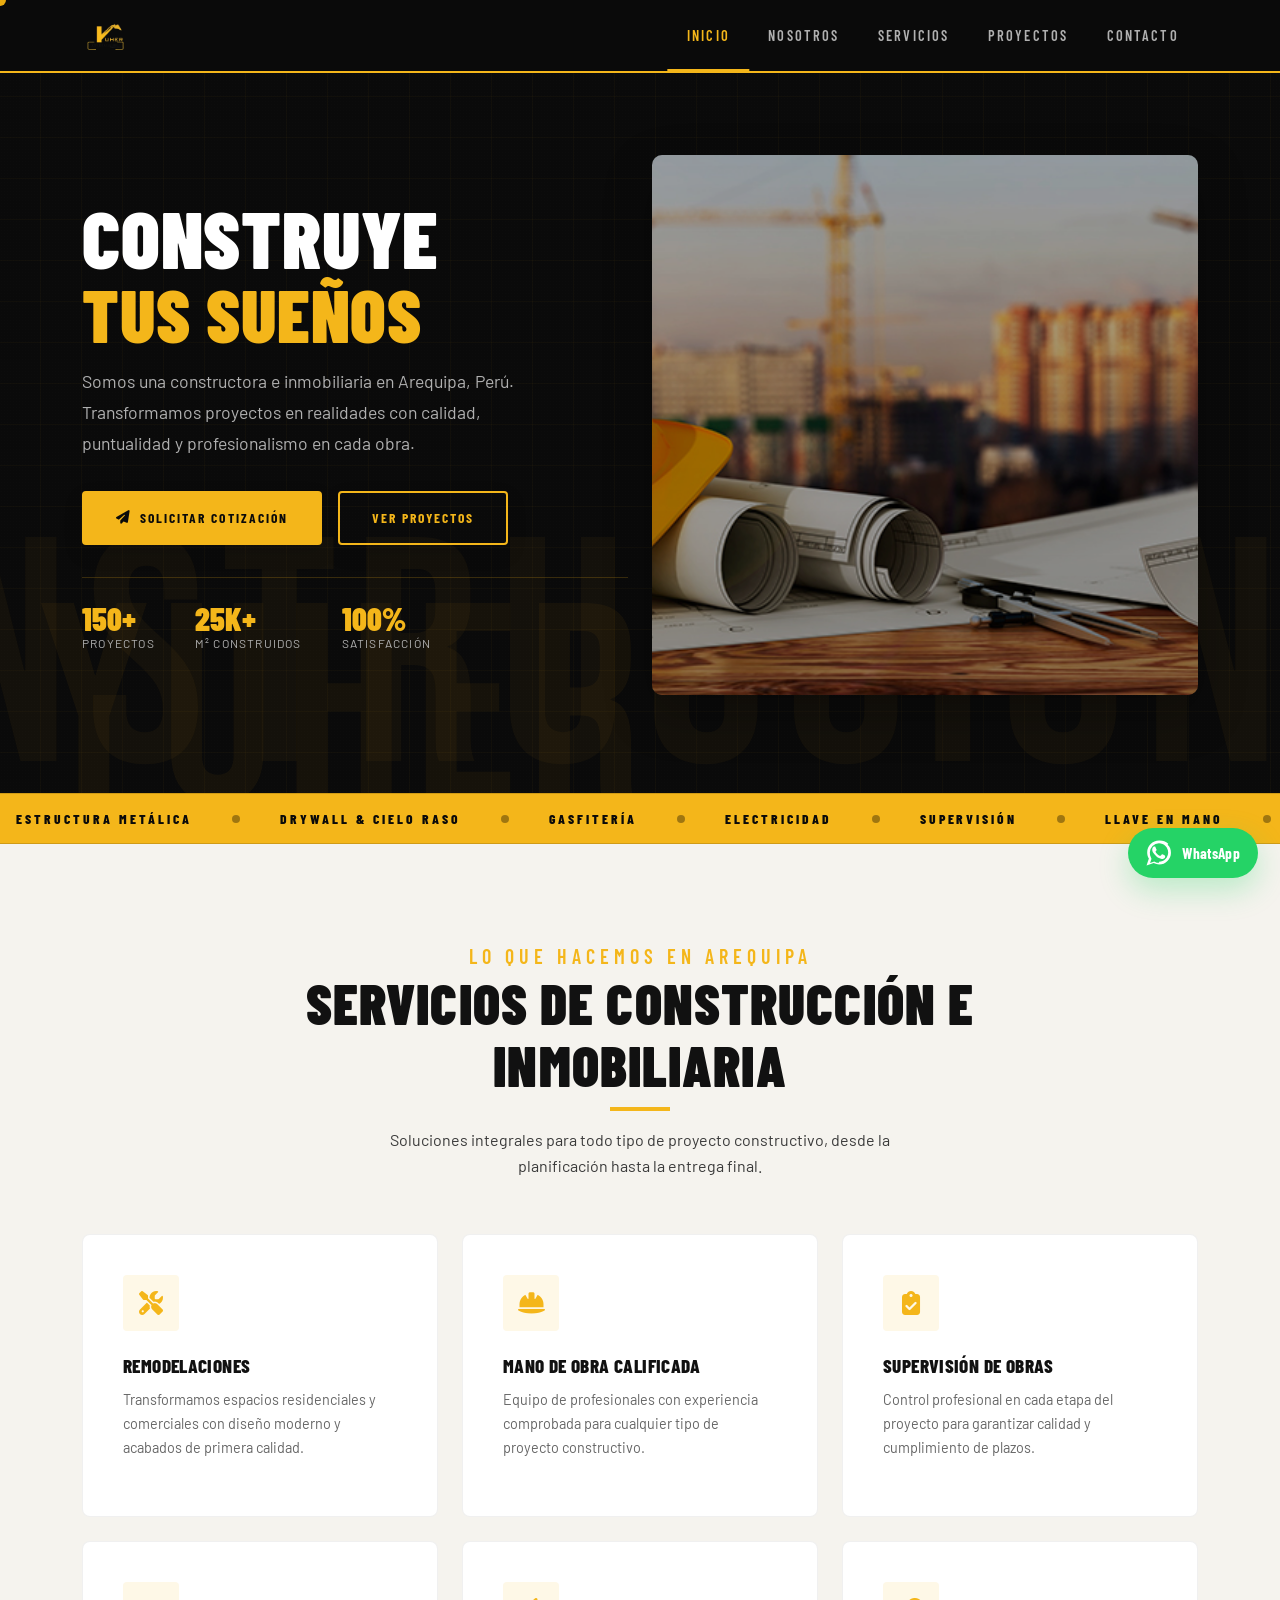
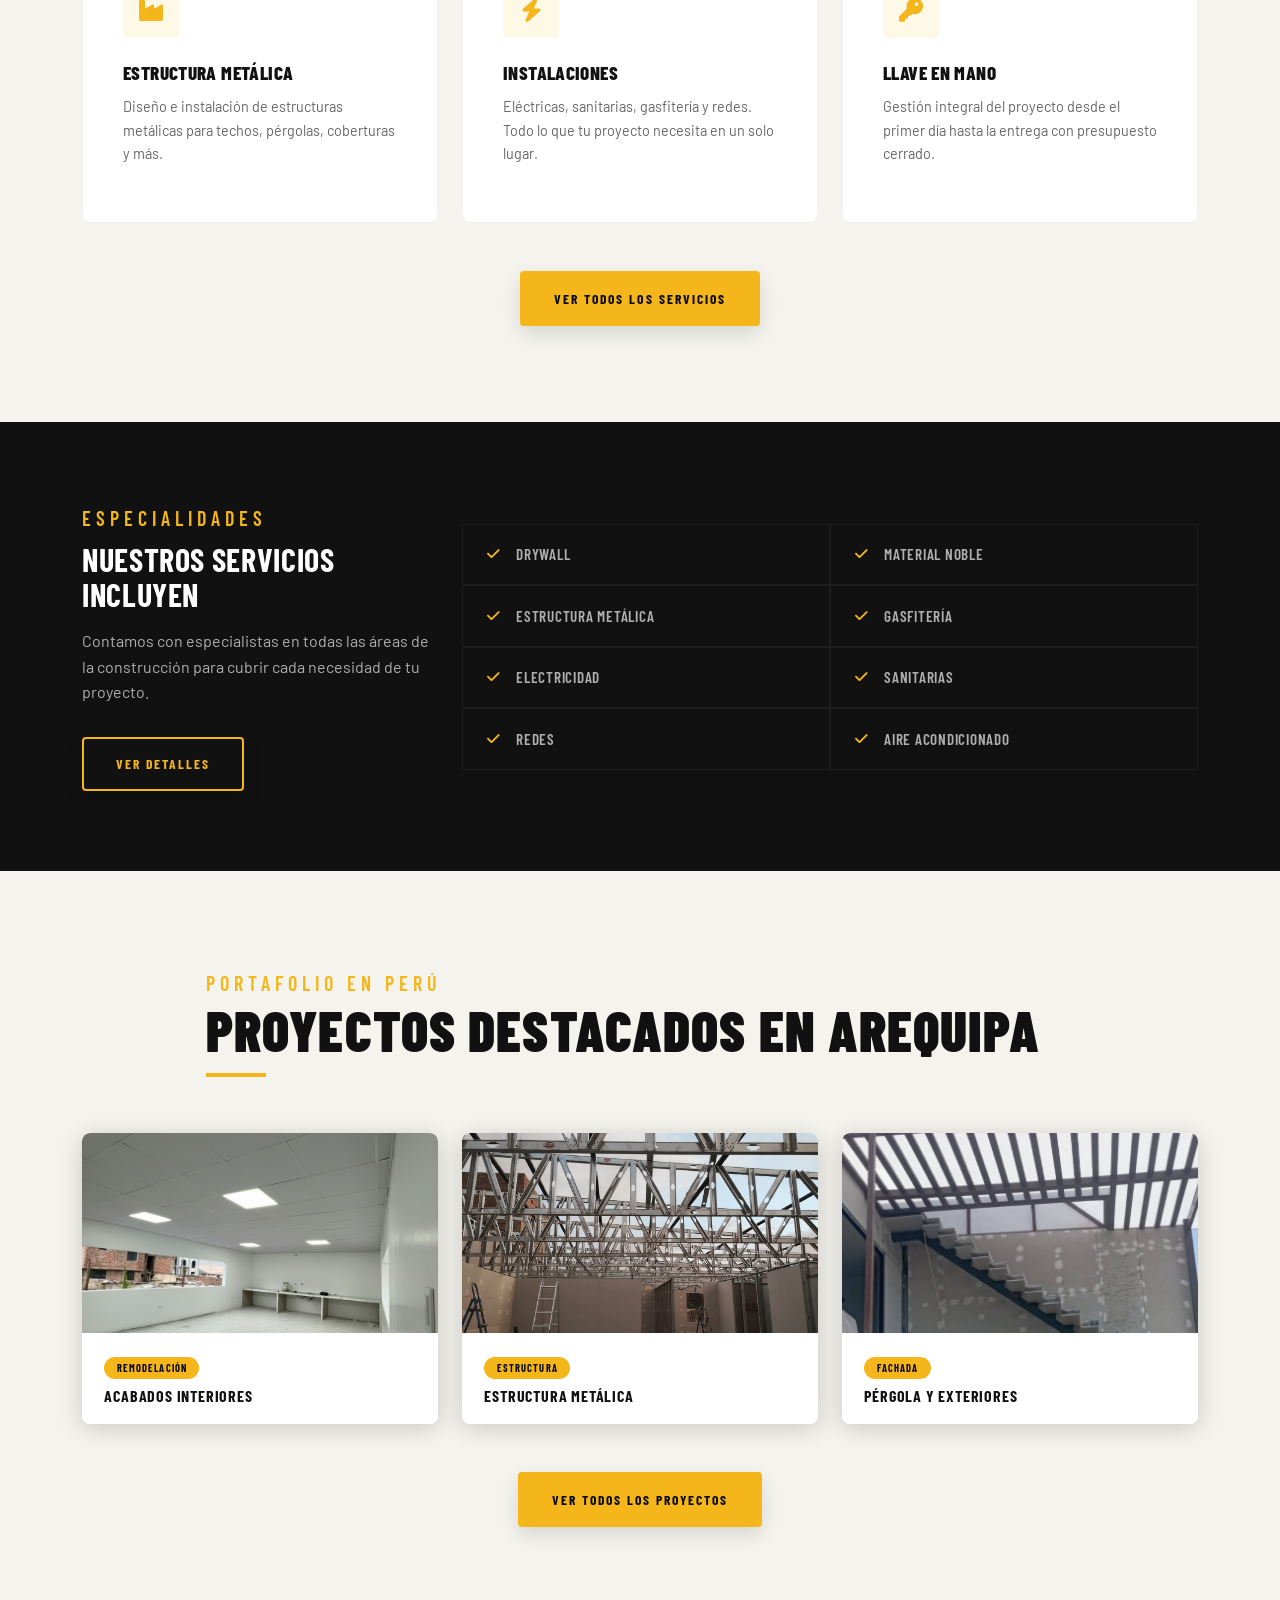
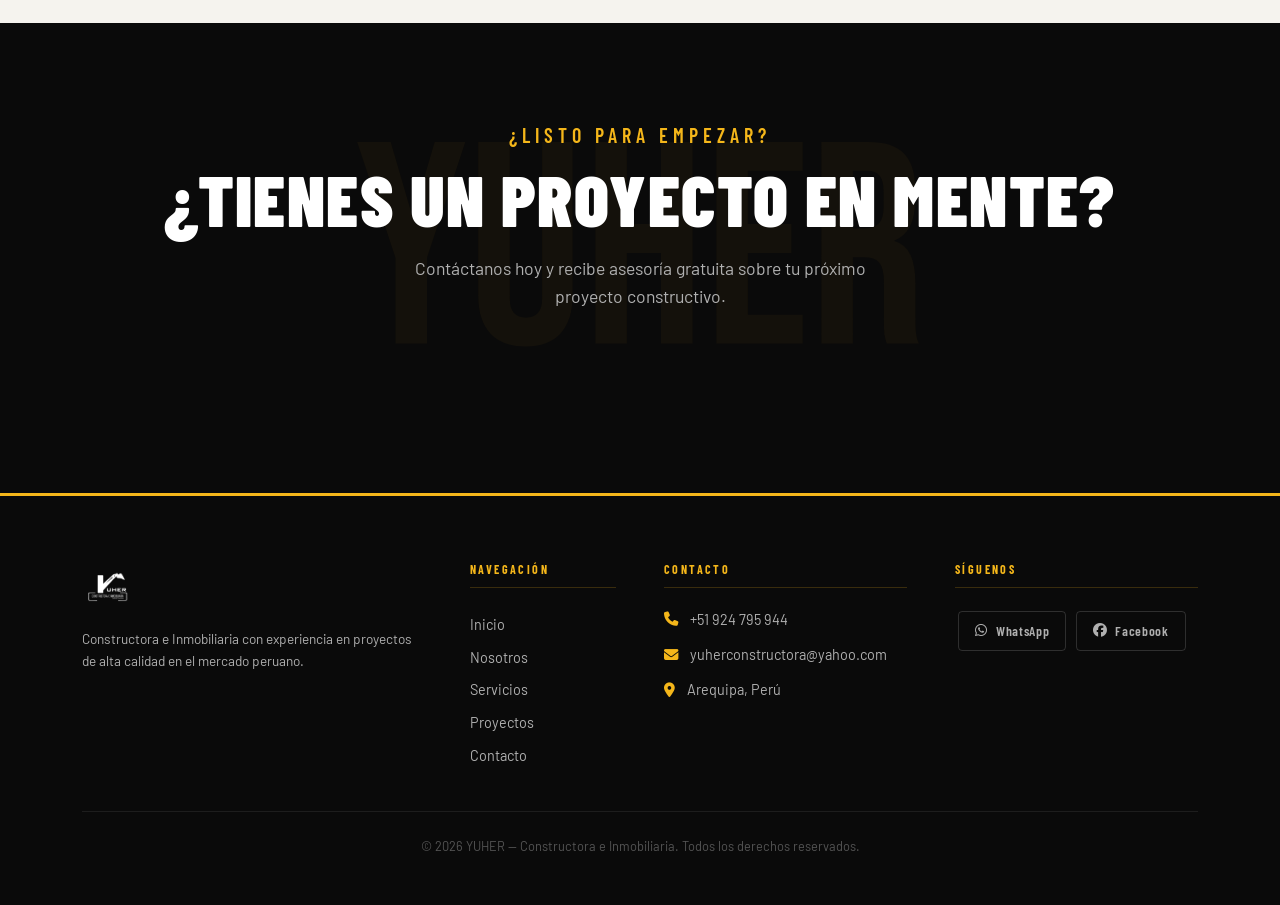
<file: index.html>
<!DOCTYPE html>
<html lang="es">
<head>
  <meta charset="UTF-8">
  <meta name="viewport" content="width=device-width, initial-scale=1.0">
  <title>YUHER | Constructora e Inmobiliaria en Arequipa, Perú</title>
  <meta name="description" content="YUHER es una constructora e inmobiliaria en Arequipa, Perú. Hacemos remodelaciones, drywall, estructura metálica y proyectos llave en mano con calidad y confianza.">
  <meta name="keywords" content="constructora en Arequipa, inmobiliaria en Arequipa, constructora Perú, remodelaciones, drywall, estructura metálica, proyectos llave en mano">
  <meta name="author" content="YUHER Constructora e Inmobiliaria">
  <meta name="robots" content="index,follow,max-image-preview:large,max-snippet:-1,max-video-preview:-1">
  <meta name="theme-color" content="#0A0A0A">
  <link rel="canonical" href="./">
  <meta property="og:type" content="website">
  <meta property="og:locale" content="es_PE">
  <meta property="og:site_name" content="YUHER Constructora e Inmobiliaria">
  <meta property="og:title" content="YUHER | Constructora e Inmobiliaria en Arequipa, Perú">
  <meta property="og:description" content="Constructora e inmobiliaria en Arequipa, Perú. Remodelaciones, drywall, estructura metálica y proyectos llave en mano.">
  <meta property="og:url" content="./">
  <meta name="twitter:card" content="summary_large_image">
  <meta name="twitter:title" content="YUHER | Constructora e Inmobiliaria en Arequipa, Perú">
  <meta name="twitter:description" content="Constructora e inmobiliaria en Arequipa, Perú con servicios de remodelación, drywall, estructura metálica y llave en mano.">
  <link rel="icon" href="logo-removebg-preview.png" type="image/png">
  <link rel="stylesheet" href="https://cdn.jsdelivr.net/npm/bootstrap@5.3.0/dist/css/bootstrap.min.css">
  <link rel="stylesheet" href="https://cdnjs.cloudflare.com/ajax/libs/font-awesome/6.4.0/css/all.min.css">
  <link rel="stylesheet" href="style.css">
  <link href="https://fonts.googleapis.com/css2?family=Barlow+Condensed:wght@400;600;700;800;900&family=Barlow:wght@300;400;500;600&family=Bebas+Neue&display=swap" rel="stylesheet">
</head>
<body>

  <div id="cursor"></div>


  <!-- ══════════ NAVBAR ══════════ -->
  <nav class="navbar navbar-expand-lg sticky-top">
    <div class="container">
      <a class="navbar-brand" href="index.html">
          <img src="logo-removebg-preview.png" alt="YUHER">
      </a>
      <button class="navbar-toggler" type="button" data-bs-toggle="collapse" data-bs-target="#navbarNav">
        <span class="navbar-toggler-icon"></span>
      </button>
      <div class="collapse navbar-collapse justify-content-end" id="navbarNav">
        <ul class="navbar-nav">
          <li class="nav-item"><a class="nav-link active" href="index.html">Inicio</a></li>
          <li class="nav-item"><a class="nav-link" href="nosotros.html">Nosotros</a></li>
          <li class="nav-item"><a class="nav-link" href="servicios.html">Servicios</a></li>
          <li class="nav-item"><a class="nav-link" href="proyectos.html">Proyectos</a></li>
          <li class="nav-item"><a class="nav-link" href="contacto.html">Contacto</a></li>
        </ul>
      </div>
    </div>
  </nav>

  <script type="application/ld+json">
  {
    "@context": "https://schema.org",
    "@type": "ConstructionBusiness",
    "name": "YUHER Constructora e Inmobiliaria",
    "url": "./",
    "logo": "logo-removebg-preview.png",
    "description": "Constructora e inmobiliaria en Arequipa, Perú. Remodelaciones, drywall, estructura metálica y proyectos llave en mano.",
    "telephone": "+51 924 795 944",
    "email": "yuherconstructora@yahoo.com",
    "address": {
      "@type": "PostalAddress",
      "addressLocality": "Arequipa",
      "addressRegion": "Arequipa",
      "addressCountry": "PE"
    },
    "areaServed": ["Arequipa", "Perú"],
    "sameAs": ["https://www.facebook.com/share/1HyKZcsqjy/"]
  }
  </script>

  <!-- ══════════ HERO ══════════ -->
  <section class="hero">
    <div class="hero-texture"></div>
    <div class="hero-grain"></div>
    <div class="hero-bg-num">YUHER</div>
    <div class="hero-bg-text">CONSTRUCCIÓN</div>
    <div class="container hero-content">
      <div class="row align-items-center gy-5">
        <div class="col-lg-6">
          <div class="hero-line"></div>
          <div class="hero-eyebrow">
            <span class="section-label">Constructora &amp; Inmobiliaria en Arequipa</span>
          </div>
          <h1 class="animate-fadeup delay-1">
            Construye
            <span>tus sueños</span>
          </h1>
          <p class="hero-desc animate-fadeup delay-2">
            Somos una constructora e inmobiliaria en Arequipa, Perú. Transformamos proyectos en realidades con calidad, puntualidad y profesionalismo en cada obra.
          </p>
          <div class="d-flex flex-wrap gap-3 animate-fadeup delay-3">
            <a href="contacto.html" class="btn-gold">
              <i class="fas fa-paper-plane"></i> Solicitar Cotización
            </a>
            <a href="proyectos.html" class="btn-outline-gold">
              Ver Proyectos
            </a>
          </div>
          <div class="hero-stats animate-fadeup delay-4">
            <div>
              <div class="hero-stat-num">150+</div>
              <div class="hero-stat-label">Proyectos</div>
            </div>
            <div>
              <div class="hero-stat-num">25K+</div>
              <div class="hero-stat-label">m² construidos</div>
            </div>
            <div>
              <div class="hero-stat-num">100%</div>
              <div class="hero-stat-label">Satisfacción</div>
            </div>
          </div>
        </div>
        <div class="col-lg-6">
          <div class="hero-image-wrap animate-fadein delay-2">
            <img src="assets/images/perfil-principal.jpg" alt="Proyecto YUHER" class="hero-image">
          </div>
        </div>
      </div>
    </div>
  </section>

  <!-- ══════════ MARQUEE ══════════ -->
  <div class="marquee-wrap">
    <div class="marquee-inner">
      <span class="marquee-item">Estructura Metálica</span>
      <span class="marquee-item">Drywall &amp; Cielo Raso</span>
      <span class="marquee-item">Gasfitería</span>
      <span class="marquee-item">Electricidad</span>
      <span class="marquee-item">Supervisión</span>
      <span class="marquee-item">Llave en Mano</span>
      <span class="marquee-item">Estructura Metálica</span>
      <span class="marquee-item">Drywall &amp; Cielo Raso</span>
      <span class="marquee-item">Gasfitería</span>
      <span class="marquee-item">Electricidad</span>
      <span class="marquee-item">Supervisión</span>
      <span class="marquee-item">Llave en Mano</span>
    </div>
  </div>

  <!-- ══════════ SERVICIOS CARDS ══════════ -->
  <section class="services-section">
    <div class="container">
      <div class="section-header centered reveal">
        <span class="section-label">Lo que hacemos en Arequipa</span>
        <h2>Servicios de Construcción e Inmobiliaria</h2>
        <p>Soluciones integrales para todo tipo de proyecto constructivo, desde la planificación hasta la entrega final.</p>
      </div>
      <div class="row g-4">
        <div class="col-md-4 reveal">
          <div class="service-card">
            <div class="service-icon"><i class="fas fa-tools"></i></div>
            <h5>Remodelaciones</h5>
            <p>Transformamos espacios residenciales y comerciales con diseño moderno y acabados de primera calidad.</p>
          </div>
        </div>
        <div class="col-md-4 reveal">
          <div class="service-card">
            <div class="service-icon"><i class="fas fa-hard-hat"></i></div>
            <h5>Mano de Obra Calificada</h5>
            <p>Equipo de profesionales con experiencia comprobada para cualquier tipo de proyecto constructivo.</p>
          </div>
        </div>
        <div class="col-md-4 reveal">
          <div class="service-card">
            <div class="service-icon"><i class="fas fa-clipboard-check"></i></div>
            <h5>Supervisión de Obras</h5>
            <p>Control profesional en cada etapa del proyecto para garantizar calidad y cumplimiento de plazos.</p>
          </div>
        </div>
        <div class="col-md-4 reveal">
          <div class="service-card">
            <div class="service-icon"><i class="fas fa-industry"></i></div>
            <h5>Estructura Metálica</h5>
            <p>Diseño e instalación de estructuras metálicas para techos, pérgolas, coberturas y más.</p>
          </div>
        </div>
        <div class="col-md-4 reveal">
          <div class="service-card">
            <div class="service-icon"><i class="fas fa-bolt"></i></div>
            <h5>Instalaciones</h5>
            <p>Eléctricas, sanitarias, gasfitería y redes. Todo lo que tu proyecto necesita en un solo lugar.</p>
          </div>
        </div>
        <div class="col-md-4 reveal">
          <div class="service-card">
            <div class="service-icon"><i class="fas fa-key"></i></div>
            <h5>Llave en Mano</h5>
            <p>Gestión integral del proyecto desde el primer día hasta la entrega con presupuesto cerrado.</p>
          </div>
        </div>
      </div>
      <div class="text-center mt-5 reveal">
        <a href="servicios.html" class="btn-gold">Ver Todos los Servicios</a>
      </div>
    </div>
  </section>

  <!-- ══════════ INCLUYE ══════════ -->
  <section class="services-include">
    <div class="container">
      <div class="row align-items-center">
        <div class="col-lg-4 mb-4 mb-lg-0 reveal">
          <span class="section-label">Especialidades</span>
          <h2 class="mt-2 mb-3" style="color:var(--white);">Nuestros Servicios Incluyen</h2>
          <p style="color:var(--light-gray);">Contamos con especialistas en todas las áreas de la construcción para cubrir cada necesidad de tu proyecto.</p>
          <a href="servicios.html" class="btn-outline-gold mt-3 d-inline-flex">Ver detalles</a>
        </div>
        <div class="col-lg-8 reveal">
          <div class="include-grid">
            <div class="include-item"><i class="fas fa-check"></i><span>Drywall</span></div>
            <div class="include-item"><i class="fas fa-check"></i><span>Material Noble</span></div>
            <div class="include-item"><i class="fas fa-check"></i><span>Estructura Metálica</span></div>
            <div class="include-item"><i class="fas fa-check"></i><span>Gasfitería</span></div>
            <div class="include-item"><i class="fas fa-check"></i><span>Electricidad</span></div>
            <div class="include-item"><i class="fas fa-check"></i><span>Sanitarias</span></div>
            <div class="include-item"><i class="fas fa-check"></i><span>Redes</span></div>
            <div class="include-item"><i class="fas fa-check"></i><span>Aire Acondicionado</span></div>
          </div>
        </div>
      </div>
    </div>
  </section>

  <!-- ══════════ PROYECTOS ══════════ -->
  <section class="projects-section">
    <div class="container">
      <div class="section-header reveal">
        <span class="section-label">Portafolio en Perú</span>
        <h2>Proyectos Destacados en Arequipa</h2>
      </div>
      <div class="row g-4">
        <div class="col-md-6 col-lg-4 reveal">
          <div class="project-card">
            <img src="assets/images/acabado-drywall-cielo-raso-mayolica.png" alt="Acabados Interiores">
            <div class="project-info">
              <span class="badge-gold" style="font-size:0.65rem;">Remodelación</span>
              <h6 class="mt-2">Acabados Interiores</h6>
            </div>
          </div>
        </div>
        <div class="col-md-6 col-lg-4 reveal">
          <div class="project-card">
            <img src="assets/images/estructura-metalica-techo.jpg" alt="Estructura Metálica">
            <div class="project-info">
              <span class="badge-gold" style="font-size:0.65rem;">Estructura</span>
              <h6 class="mt-2">Estructura Metálica</h6>
            </div>
          </div>
        </div>
        <div class="col-md-6 col-lg-4 reveal">
          <div class="project-card">
            <img src="assets/images/estructura-metalica-pergola-acabados-exteriores.jpeg" alt="Pérgola y Exteriores">
            <div class="project-info">
              <span class="badge-gold" style="font-size:0.65rem;">Fachada</span>
              <h6 class="mt-2">Pérgola y Exteriores</h6>
            </div>
          </div>
        </div>
      </div>
      <div class="text-center mt-5 reveal">
        <a href="proyectos.html" class="btn-gold">Ver Todos los Proyectos</a>
      </div>
    </div>
  </section>

  <!-- ══════════ CTA ══════════ -->
  <section class="cta-section text-center">
    <div class="container" style="position:relative; z-index:2;">
      <span class="section-label reveal">¿Listo para empezar?</span>
      <h2 class="mt-2 reveal">¿Tienes un Proyecto en Mente?</h2>
      <p class="reveal">Contáctanos hoy y recibe asesoría gratuita sobre tu próximo proyecto constructivo.</p>
      <div class="d-flex justify-content-center gap-3 flex-wrap reveal">
        <a href="contacto.html" class="btn-gold">
          <i class="fas fa-paper-plane"></i> Solicitar Presupuesto
        </a>
        <a href="https://wa.me/51924795944" class="btn-outline-light" target="_blank">
          <i class="fab fa-whatsapp"></i> WhatsApp
        </a>
      </div>
    </div>
  </section>

  <!-- ══════════ FOOTER ══════════ -->
  <footer>
    <div class="container">
      <div class="row g-5">
        <div class="col-lg-4 col-md-6">
          <div class="footer-brand">
            <img src="logo-removebg-preview.png" alt="YUHER">
          </div>
          <p class="footer-tagline">Constructora e Inmobiliaria con experiencia en proyectos de alta calidad en el mercado peruano.</p>
        </div>
        <div class="col-lg-2 col-md-6">
          <div class="footer-head">Navegación</div>
          <a href="index.html" class="footer-link">Inicio</a>
          <a href="nosotros.html" class="footer-link">Nosotros</a>
          <a href="servicios.html" class="footer-link">Servicios</a>
          <a href="proyectos.html" class="footer-link">Proyectos</a>
          <a href="contacto.html" class="footer-link">Contacto</a>
        </div>
        <div class="col-lg-3 col-md-6">
          <div class="footer-head">Contacto</div>
          <div class="footer-contact-line"><i class="fas fa-phone"></i> +51 924 795 944</div>
          <div class="footer-contact-line"><i class="fas fa-envelope"></i> yuherconstructora@yahoo.com</div>
          <div class="footer-contact-line"><i class="fas fa-map-marker-alt"></i> Arequipa, Perú</div>
        </div>
        <div class="col-lg-3 col-md-6">
          <div class="footer-head">Síguenos</div>
          <a href="https://wa.me/51924795944" class="social-btn" target="_blank"><i class="fab fa-whatsapp"></i> WhatsApp</a>
          <a href="https://www.facebook.com/share/1HyKZcsqjy/" class="social-btn" target="_blank"><i class="fab fa-facebook"></i> Facebook</a>
          
        </div>
      </div>
      <div class="footer-bottom">
        <p>&copy; 2026 YUHER — Constructora e Inmobiliaria. Todos los derechos reservados.</p>
      </div>
    </div>
  </footer>

  <script src="https://cdn.jsdelivr.net/npm/bootstrap@5.3.0/dist/js/bootstrap.bundle.min.js"></script>
  <script src="script.js"></script>

  <a href="https://wa.me/51924795944" class="whatsapp-float" target="_blank" rel="noopener noreferrer" aria-label="Contactar por WhatsApp">
    <span class="wa-icon" aria-hidden="true">
      <svg viewBox="0 0 24 24" xmlns="http://www.w3.org/2000/svg" role="img" aria-hidden="true">
        <path fill="currentColor" d="M20.52 3.48A11.92 11.92 0 0 0 12.03.5C6.01.5 1.1 5.4 1.1 11.43c0 2.01.53 3.98 1.55 5.7L.5 23.5l6.6-2.18c1.58.86 3.36 1.32 5 1.32h.01c6.02 0 10.93-4.9 10.93-10.93 0-2.93-1.14-5.66-3.1-7.23zM12.03 21.1c-1.43 0-2.84-.38-4.05-1.09l-.29-.17-3.92 1.3 1.32-3.82-.19-.31A8.49 8.49 0 0 1 3.57 11.4 8.49 8.49 0 0 1 11.96 3c4.7 0 8.52 3.82 8.52 8.52 0 4.7-3.82 8.58-8.45 8.58z"/>
        <path fill="currentColor" d="M17.2 14.1c-.3-.15-1.73-.85-2-.95-.27-.1-.47-.15-.67.15-.2.3-.77.95-.95 1.15-.17.2-.35.22-.65.07-.3-.15-1.26-.46-2.4-1.48-.89-.79-1.49-1.77-1.66-2.07-.17-.3-.02-.46.13-.61.13-.13.3-.35.45-.52.15-.17.2-.3.3-.5.1-.2 0-.37-.02-.52-.02-.15-.67-1.6-.92-2.2-.24-.57-.49-.5-.67-.51l-.57-.01c-.2 0-.52.07-.79.37-.27.3-1.04 1.02-1.04 2.48 0 1.46 1.06 2.87 1.21 3.07.15.2 2.08 3.3 5.05 4.63 2.98 1.33 2.98.88 3.53.83.55-.05 1.73-.7 1.98-1.37.25-.67.25-1.24.17-1.37-.08-.13-.28-.2-.58-.35z"/>
      </svg>
    </span>
    <span class="wa-text">WhatsApp</span>
  </a>
</body>
</html>
</file>
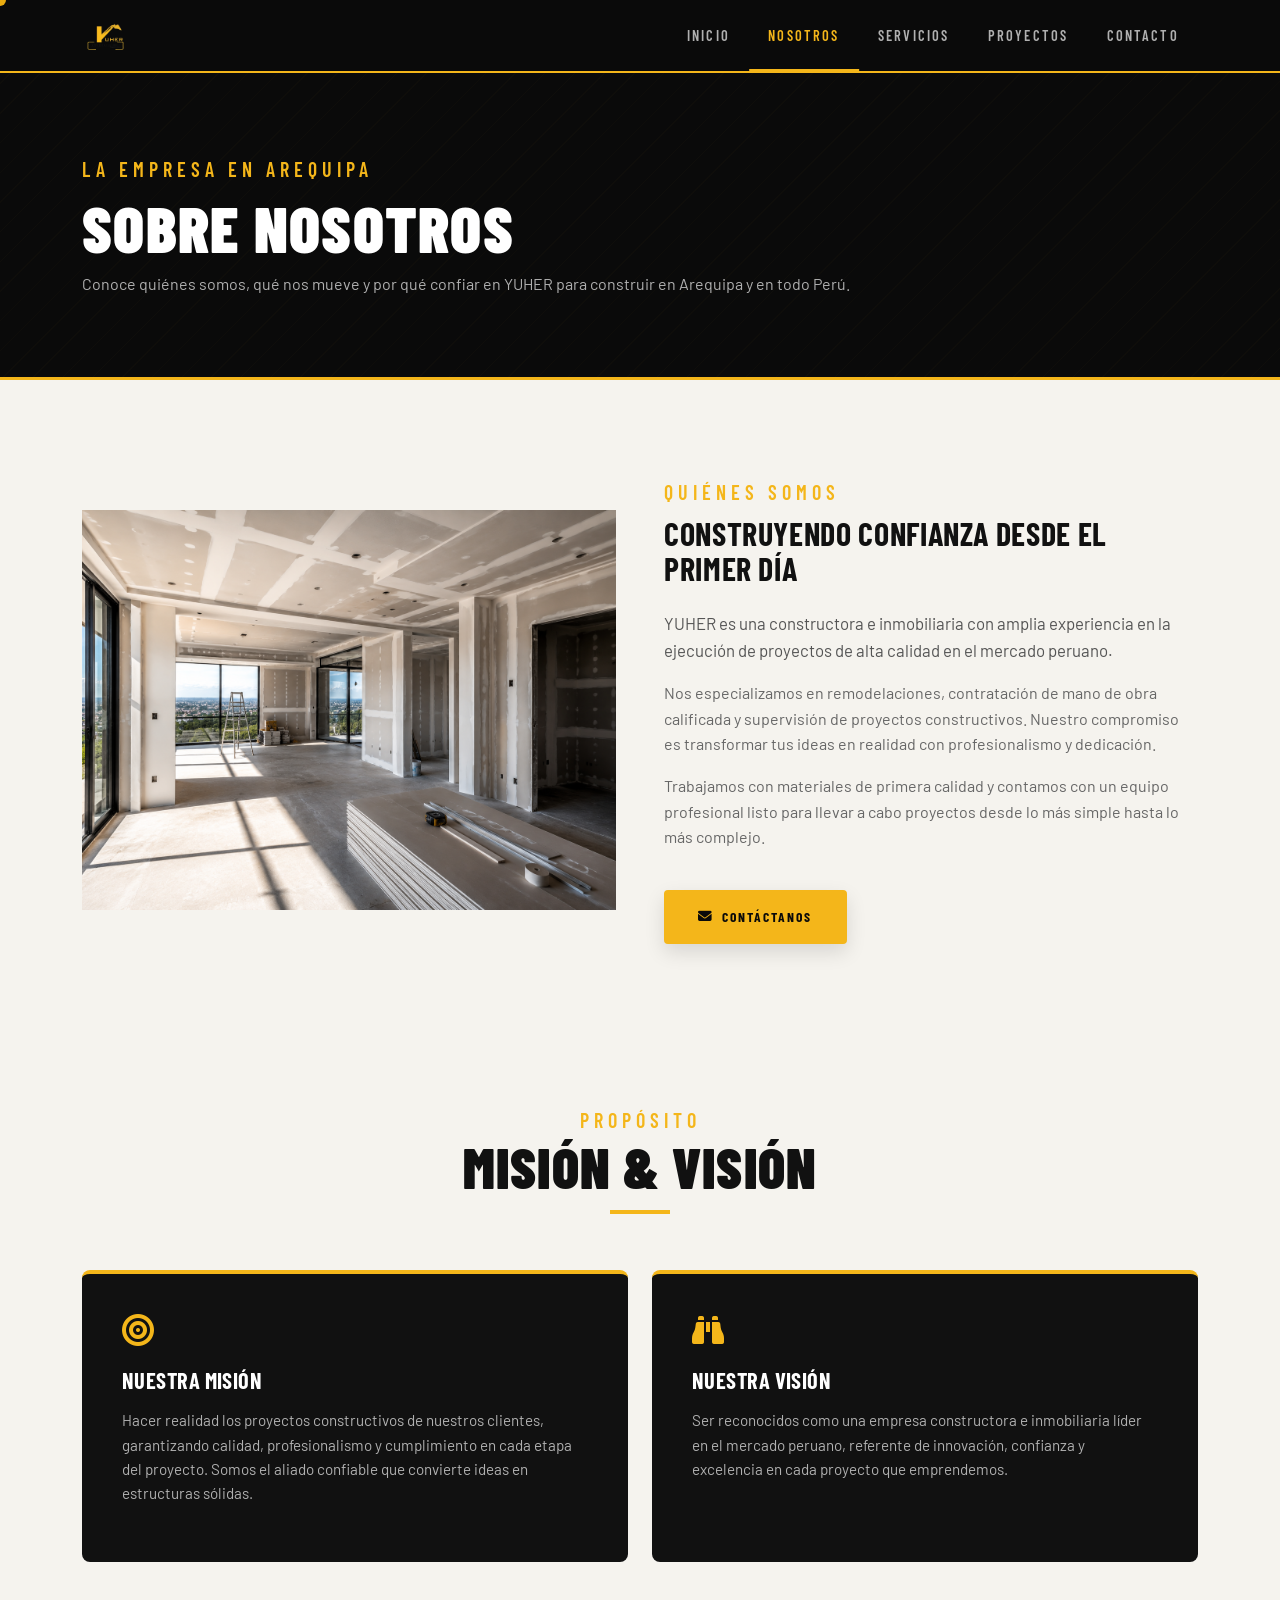
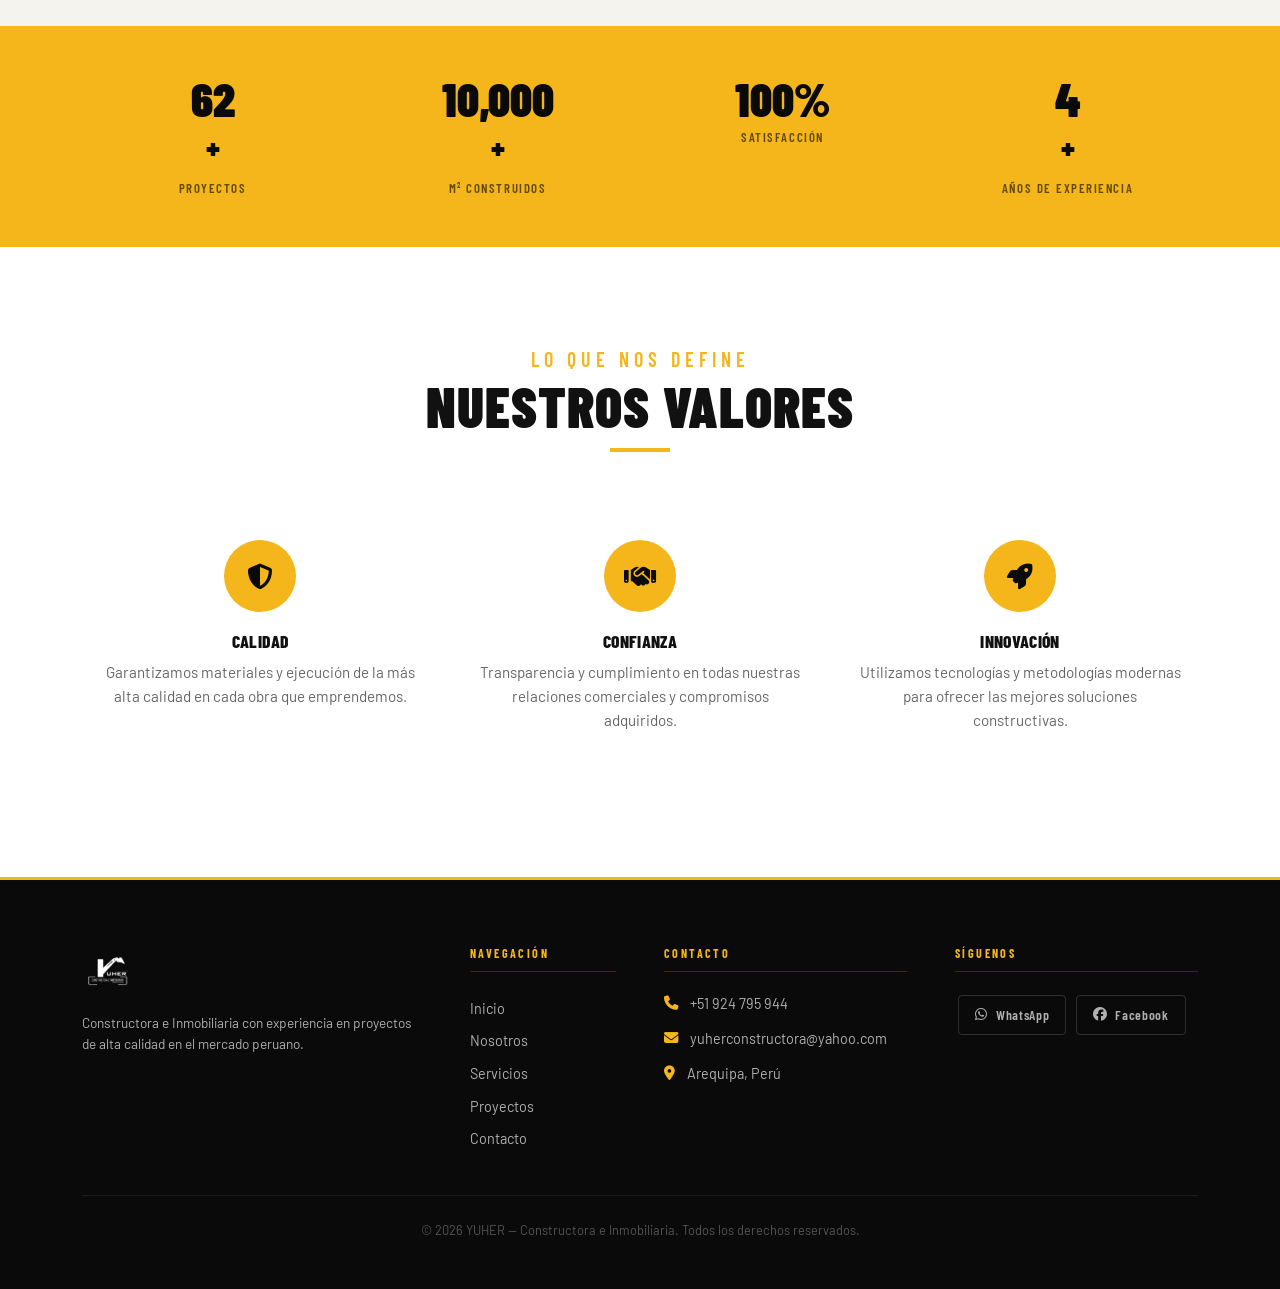
<file: nosotros.html>
<!DOCTYPE html>
<html lang="es">
<head>
  <meta charset="UTF-8">
  <meta name="viewport" content="width=device-width, initial-scale=1.0">
  <title>Nosotros | YUHER Constructora e Inmobiliaria en Arequipa, Perú</title>
  <meta name="description" content="Conoce a YUHER, constructora e inmobiliaria en Arequipa, Perú. Experiencia en remodelaciones, drywall, estructura metálica y obras llave en mano.">
  <meta name="robots" content="index,follow">
  <link rel="canonical" href="nosotros.html">
  <meta property="og:title" content="Nosotros | YUHER Constructora e Inmobiliaria en Arequipa, Perú">
  <meta property="og:description" content="Conoce a YUHER, constructora e inmobiliaria en Arequipa con experiencia en proyectos de alta calidad.">
  <link rel="icon" href="logo-removebg-preview.png" type="image/png">
  <link rel="stylesheet" href="https://cdn.jsdelivr.net/npm/bootstrap@5.3.0/dist/css/bootstrap.min.css">
  <link rel="stylesheet" href="https://cdnjs.cloudflare.com/ajax/libs/font-awesome/6.4.0/css/all.min.css">
  <link rel="stylesheet" href="style.css">
  <link href="https://fonts.googleapis.com/css2?family=Barlow+Condensed:wght@400;600;700;800;900&family=Barlow:wght@300;400;500;600&family=Bebas+Neue&display=swap" rel="stylesheet">
</head>
<body>

  <div id="cursor"></div>

  <nav class="navbar navbar-expand-lg sticky-top">
    <div class="container">
      <a class="navbar-brand" href="index.html">
        <img src="logo-removebg-preview.png" alt="YUHER">
      </a>
      <button class="navbar-toggler" type="button" data-bs-toggle="collapse" data-bs-target="#navbarNav">
        <span class="navbar-toggler-icon"></span>
      </button>
      <div class="collapse navbar-collapse justify-content-end" id="navbarNav">
        <ul class="navbar-nav">
          <li class="nav-item"><a class="nav-link" href="index.html">Inicio</a></li>
          <li class="nav-item"><a class="nav-link active" href="nosotros.html">Nosotros</a></li>
          <li class="nav-item"><a class="nav-link" href="servicios.html">Servicios</a></li>
          <li class="nav-item"><a class="nav-link" href="proyectos.html">Proyectos</a></li>
          <li class="nav-item"><a class="nav-link" href="contacto.html">Contacto</a></li>
        </ul>
      </div>
    </div>
  </nav>

  <!-- Page Hero -->
  <section class="page-hero">
    <div class="container" style="position:relative;z-index:2;">
      <span class="section-label">La empresa en Arequipa</span>
      <h1 class="mt-2">Sobre Nosotros</h1>
      <p>Conoce quiénes somos, qué nos mueve y por qué confiar en YUHER para construir en Arequipa y en todo Perú.</p>
    </div>
  </section>

  <!-- Quiénes Somos -->
  <section class="about-section">
    <div class="container">
      <div class="row align-items-center g-5">
        <div class="col-lg-6 reveal">
          <div class="about-img-frame">
            <img src="assets/images/drywallyuher.png" alt="Equipo YUHER">
          </div>
        </div>
        <div class="col-lg-6 reveal">
          <span class="section-label">Quiénes somos</span>
          <h2 class="mt-2 mb-4">Construyendo Confianza Desde el Primer Día</h2>
          <p style="color:#555; margin-bottom:1rem; font-size:1.05rem;">
            YUHER es una constructora e inmobiliaria con amplia experiencia en la ejecución de proyectos de alta calidad en el mercado peruano.
          </p>
          <p style="color:#666; margin-bottom:1rem;">
            Nos especializamos en remodelaciones, contratación de mano de obra calificada y supervisión de proyectos constructivos. Nuestro compromiso es transformar tus ideas en realidad con profesionalismo y dedicación.
          </p>
          <p style="color:#666;">
            Trabajamos con materiales de primera calidad y contamos con un equipo profesional listo para llevar a cabo proyectos desde lo más simple hasta lo más complejo.
          </p>
          <a href="contacto.html" class="btn-gold mt-4 d-inline-flex">
            <i class="fas fa-envelope"></i> Contáctanos
          </a>
        </div>
      </div>
    </div>
  </section>

  <!-- Misión y Visión -->
  <section style="padding:4rem 0; background:var(--off-white);">
    <div class="container">
      <div class="section-header centered reveal">
        <span class="section-label">Propósito</span>
        <h2>Misión &amp; Visión</h2>
      </div>
      <div class="row g-4">
        <div class="col-md-6 reveal">
          <div class="mission-card">
            <i class="fas fa-bullseye fa-2x" style="color:var(--gold);"></i>
            <h4>Nuestra Misión</h4>
            <p>Hacer realidad los proyectos constructivos de nuestros clientes, garantizando calidad, profesionalismo y cumplimiento en cada etapa del proyecto. Somos el aliado confiable que convierte ideas en estructuras sólidas.</p>
          </div>
        </div>
        <div class="col-md-6 reveal">
          <div class="mission-card">
            <i class="fas fa-binoculars fa-2x" style="color:var(--gold);"></i>
            <h4>Nuestra Visión</h4>
            <p>Ser reconocidos como una empresa constructora e inmobiliaria líder en el mercado peruano, referente de innovación, confianza y excelencia en cada proyecto que emprendemos.</p>
          </div>
        </div>
      </div>
    </div>
  </section>

  <!-- Stats -->
  <div class="stats-bar">
    <div class="container">
      <div class="row g-4 text-center">
        <div class="col-6 col-md-3 reveal">
          <div class="stat-item">
            <div class="stat-num counter" data-target="150">0</div><span style="font-family:var(--font-head);font-weight:900;font-size:2rem;color:var(--black);">+</span>
            <div class="stat-label">Proyectos</div>
          </div>
        </div>
        <div class="col-6 col-md-3 reveal">
          <div class="stat-item">
            <div class="stat-num counter" data-target="25000">0</div><span style="font-family:var(--font-head);font-weight:900;font-size:2rem;color:var(--black);">+</span>
            <div class="stat-label">m² Construidos</div>
          </div>
        </div>
        <div class="col-6 col-md-3 reveal">
          <div class="stat-item">
            <div class="stat-num">100%</div>
            <div class="stat-label">Satisfacción</div>
          </div>
        </div>
        <div class="col-6 col-md-3 reveal">
          <div class="stat-item">
            <div class="stat-num counter" data-target="10">0</div><span style="font-family:var(--font-head);font-weight:900;font-size:2rem;color:var(--black);">+</span>
            <div class="stat-label">Años de experiencia</div>
          </div>
        </div>
      </div>
    </div>
  </div>

  <!-- Valores -->
  <section style="padding:6rem 0; background:var(--white);">
    <div class="container">
      <div class="section-header centered reveal">
        <span class="section-label">Lo que nos define</span>
        <h2>Nuestros Valores</h2>
      </div>
      <div class="row g-4">
        <div class="col-md-4 reveal">
          <div class="value-item">
            <div class="value-icon"><i class="fas fa-shield-alt"></i></div>
            <h5>Calidad</h5>
            <p style="color:#666;font-size:0.95rem;">Garantizamos materiales y ejecución de la más alta calidad en cada obra que emprendemos.</p>
          </div>
        </div>
        <div class="col-md-4 reveal">
          <div class="value-item">
            <div class="value-icon"><i class="fas fa-handshake"></i></div>
            <h5>Confianza</h5>
            <p style="color:#666;font-size:0.95rem;">Transparencia y cumplimiento en todas nuestras relaciones comerciales y compromisos adquiridos.</p>
          </div>
        </div>
        <div class="col-md-4 reveal">
          <div class="value-item">
            <div class="value-icon"><i class="fas fa-rocket"></i></div>
            <h5>Innovación</h5>
            <p style="color:#666;font-size:0.95rem;">Utilizamos tecnologías y metodologías modernas para ofrecer las mejores soluciones constructivas.</p>
          </div>
        </div>
      </div>
    </div>
  </section>

  <!-- Footer -->
  <footer>
    <div class="container">
      <div class="row g-5">
        <div class="col-lg-4 col-md-6">
          <div class="footer-brand">
            <img src="logo-removebg-preview.png" alt="YUHER">
          </div>
          <p class="footer-tagline">Constructora e Inmobiliaria con experiencia en proyectos de alta calidad en el mercado peruano.</p>
        </div>
        <div class="col-lg-2 col-md-6">
          <div class="footer-head">Navegación</div>
          <a href="index.html" class="footer-link">Inicio</a>
          <a href="nosotros.html" class="footer-link">Nosotros</a>
          <a href="servicios.html" class="footer-link">Servicios</a>
          <a href="proyectos.html" class="footer-link">Proyectos</a>
          <a href="contacto.html" class="footer-link">Contacto</a>
        </div>
        <div class="col-lg-3 col-md-6">
          <div class="footer-head">Contacto</div>
          <div class="footer-contact-line"><i class="fas fa-phone"></i> +51 924 795 944</div>
          <div class="footer-contact-line"><i class="fas fa-envelope"></i> yuherconstructora@yahoo.com</div>
          <div class="footer-contact-line"><i class="fas fa-map-marker-alt"></i> Arequipa, Perú</div>
        </div>
        <div class="col-lg-3 col-md-6">
          <div class="footer-head">Síguenos</div>
          <a href="https://wa.me/51924795944" class="social-btn" target="_blank"><i class="fab fa-whatsapp"></i> WhatsApp</a>
          <a href="https://www.facebook.com/share/1HyKZcsqjy/" class="social-btn" target="_blank"><i class="fab fa-facebook"></i> Facebook</a>
          
        </div>
      </div>
      <div class="footer-bottom">
        <p>&copy; 2026 YUHER — Constructora e Inmobiliaria. Todos los derechos reservados.</p>
      </div>
    </div>
  </footer>

  <script src="https://cdn.jsdelivr.net/npm/bootstrap@5.3.0/dist/js/bootstrap.bundle.min.js"></script>
  <script src="script.js"></script>
</body>
</html>
</file>
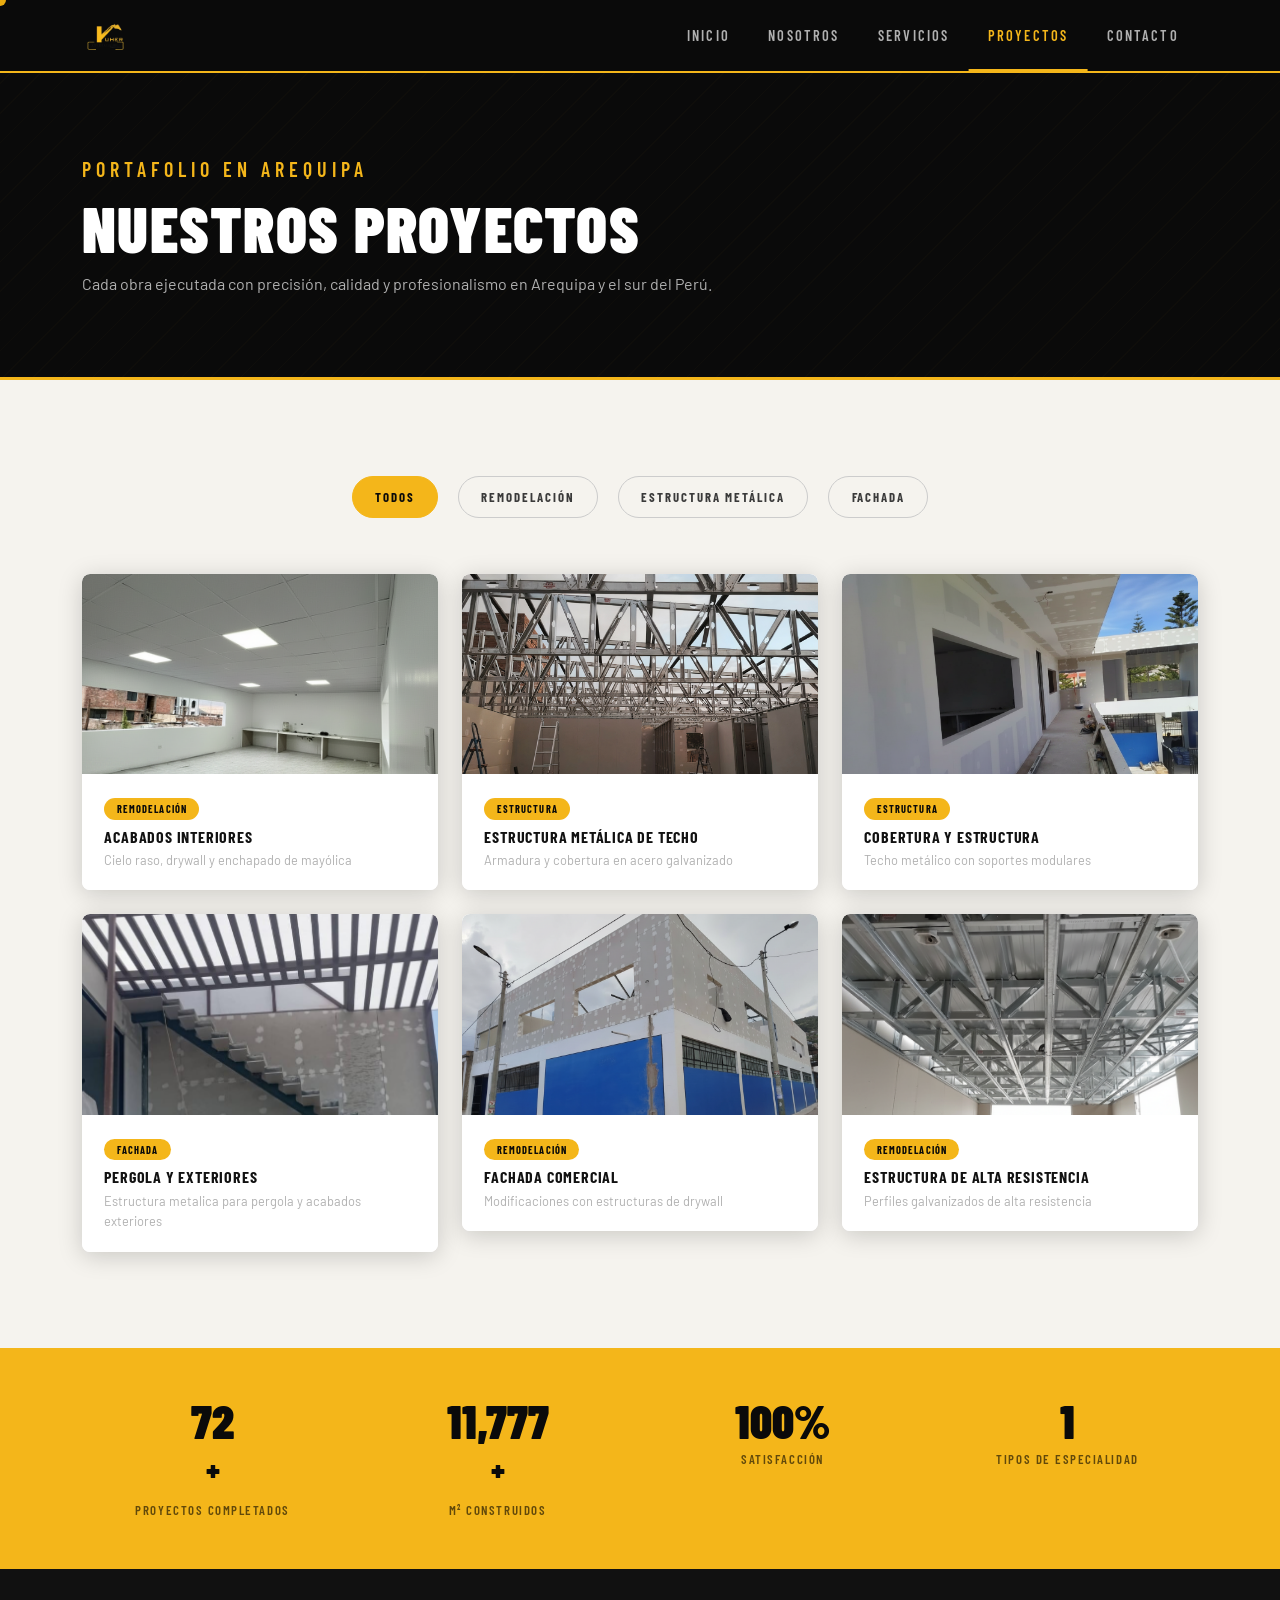
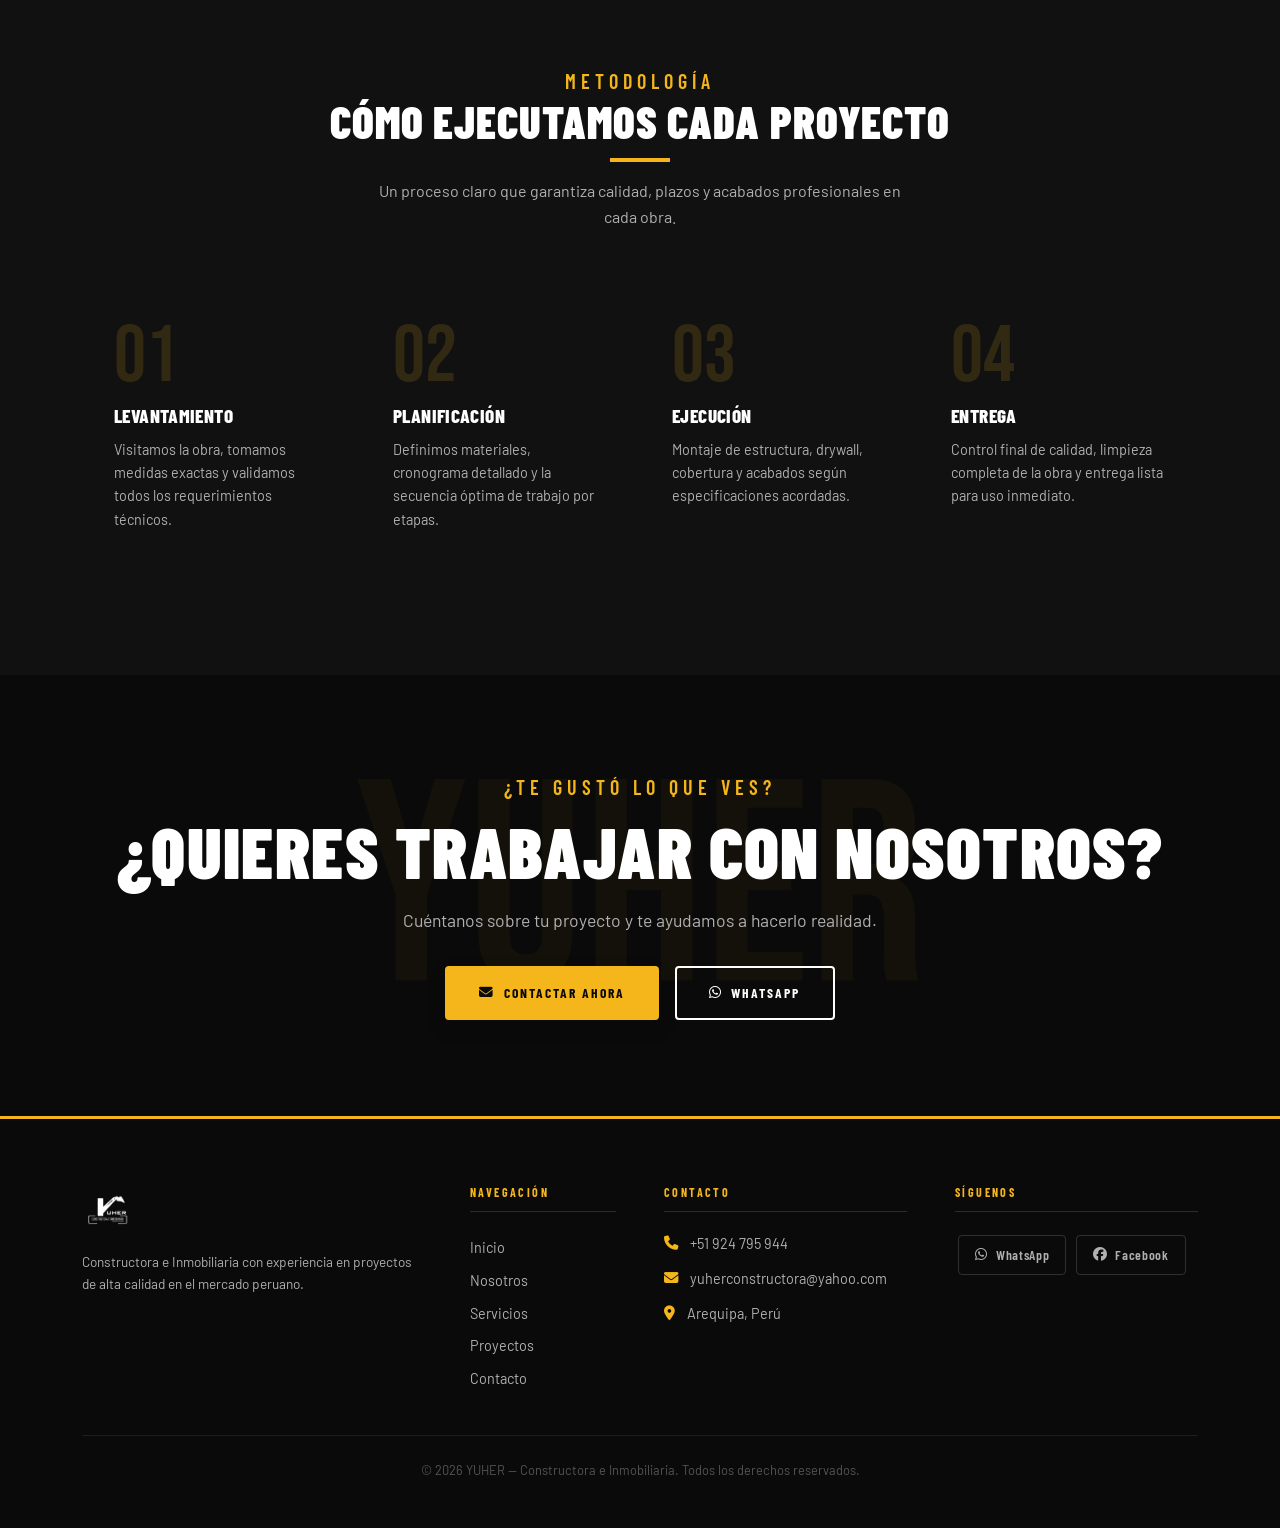
<file: proyectos.html>
<!DOCTYPE html>
<html lang="es">
<head>
  <meta charset="UTF-8">
  <meta name="viewport" content="width=device-width, initial-scale=1.0">
  <title>Proyectos | YUHER Constructora e Inmobiliaria en Arequipa, Perú</title>
  <meta name="description" content="Proyectos de construcción ejecutados por YUHER en Arequipa, Perú: drywall, estructura metálica, fachadas y remodelaciones de alta calidad.">
  <meta name="robots" content="index,follow">
  <link rel="canonical" href="proyectos.html">
  <meta property="og:title" content="Proyectos | YUHER Constructora e Inmobiliaria en Arequipa, Perú">
  <meta property="og:description" content="Explora nuestros proyectos de construcción y remodelación en Arequipa, Perú.">
  <link rel="icon" href="logo-removebg-preview.png" type="image/png">
  <link rel="stylesheet" href="https://cdn.jsdelivr.net/npm/bootstrap@5.3.0/dist/css/bootstrap.min.css">
  <link rel="stylesheet" href="https://cdnjs.cloudflare.com/ajax/libs/font-awesome/6.4.0/css/all.min.css">
  <link rel="stylesheet" href="style.css">
  <link href="https://fonts.googleapis.com/css2?family=Barlow+Condensed:wght@400;600;700;800;900&family=Barlow:wght@300;400;500;600&family=Bebas+Neue&display=swap" rel="stylesheet">
</head>
<body>

  <div id="cursor"></div>

  <nav class="navbar navbar-expand-lg sticky-top">
    <div class="container">
      <a class="navbar-brand" href="index.html">
        <img src="logo-removebg-preview.png" alt="YUHER">
      </a>
      <button class="navbar-toggler" type="button" data-bs-toggle="collapse" data-bs-target="#navbarNav">
        <span class="navbar-toggler-icon"></span>
      </button>
      <div class="collapse navbar-collapse justify-content-end" id="navbarNav">
        <ul class="navbar-nav">
          <li class="nav-item"><a class="nav-link" href="index.html">Inicio</a></li>
          <li class="nav-item"><a class="nav-link" href="nosotros.html">Nosotros</a></li>
          <li class="nav-item"><a class="nav-link" href="servicios.html">Servicios</a></li>
          <li class="nav-item"><a class="nav-link active" href="proyectos.html">Proyectos</a></li>
          <li class="nav-item"><a class="nav-link" href="contacto.html">Contacto</a></li>
        </ul>
      </div>
    </div>
  </nav>

  <section class="page-hero">
    <div class="container" style="position:relative;z-index:2;">
      <span class="section-label">Portafolio en Arequipa</span>
      <h1 class="mt-2">Nuestros Proyectos</h1>
      <p>Cada obra ejecutada con precisión, calidad y profesionalismo en Arequipa y el sur del Perú.</p>
    </div>
  </section>

  <!-- Projects Grid -->
  <section class="projects-section">
    <div class="container">
      <!-- Filters -->
      <div class="text-center mb-5 reveal project-filters">
        <button class="filter-btn active me-2 mb-2" onclick="filterProjects('all', event)">Todos</button>
        <button class="filter-btn me-2 mb-2" onclick="filterProjects('remodelacion', event)">Remodelación</button>
        <button class="filter-btn me-2 mb-2" onclick="filterProjects('estructura', event)">Estructura Metálica</button>
        <button class="filter-btn mb-2" onclick="filterProjects('fachada', event)">Fachada</button>
      </div>

      <div class="row g-4" id="projectsGrid">
        <div class="col-md-6 col-lg-4 project-card-wrapper reveal" data-category="remodelacion">
          <div class="project-card">
            <img src="assets/images/acabado-drywall-cielo-raso-mayolica.png" alt="Acabados interiores">
            <div class="project-info">
              <span class="badge-gold" style="font-size:0.65rem;">Remodelación</span>
              <h6 class="mt-2">Acabados Interiores</h6>
              <p style="color:var(--light-gray);font-size:0.8rem;margin:0.3rem 0 0;">Cielo raso, drywall y enchapado de mayólica</p>
            </div>
          </div>
        </div>

        <div class="col-md-6 col-lg-4 project-card-wrapper reveal" data-category="estructura">
          <div class="project-card">
            <img src="assets/images/estructura-metalica-techo.jpg" alt="Estructura metálica">
            <div class="project-info">
              <span class="badge-gold" style="font-size:0.65rem;">Estructura</span>
              <h6 class="mt-2">Estructura Metálica de Techo</h6>
              <p style="color:var(--light-gray);font-size:0.8rem;margin:0.3rem 0 0;">Armadura y cobertura en acero galvanizado</p>
            </div>
          </div>
        </div>

        <div class="col-md-6 col-lg-4 project-card-wrapper reveal" data-category="estructura">
          <div class="project-card">
            <img src="assets/images/estructuras-drywall.png" alt="Estructuras de drywall">
            <div class="project-info">
              <span class="badge-gold" style="font-size:0.65rem;">Estructura</span>
              <h6 class="mt-2">Cobertura y Estructura</h6>
              <p style="color:var(--light-gray);font-size:0.8rem;margin:0.3rem 0 0;">Techo metálico con soportes modulares</p>
            </div>
          </div>
        </div>

        <div class="col-md-6 col-lg-4 project-card-wrapper reveal" data-category="fachada">
          <div class="project-card">
            <img src="assets/images/estructura-metalica-pergola-acabados-exteriores.jpeg" alt="Fachada comercial">
            <div class="project-info">
              <span class="badge-gold" style="font-size:0.65rem;">Fachada</span>
              <h6 class="mt-2">Pergola y Exteriores</h6>
              <p style="color:var(--light-gray);font-size:0.8rem;margin:0.3rem 0 0;">Estructura metalica para pergola y acabados exteriores</p>
            </div>
          </div>
        </div>

        <div class="col-md-6 col-lg-4 project-card-wrapper reveal" data-category="remodelacion">
          <div class="project-card">
            <img src="assets/images/modificaciones-estructuras-drywall.png" alt="Techo interior">
            <div class="project-info">
              <span class="badge-gold" style="font-size:0.65rem;">Remodelación</span>
              <h6 class="mt-2">Fachada Comercial</h6>
              <p style="color:var(--light-gray);font-size:0.8rem;margin:0.3rem 0 0;">Modificaciones con estructuras de drywall</p>
            </div>
          </div>
        </div>

        <div class="col-md-6 col-lg-4 project-card-wrapper reveal" data-category="remodelacion">
          <div class="project-card">
            <img src="assets/images/perfiles-galvanizados-alta-resistencia.png" alt="Escalera y pérgola">
            <div class="project-info">
              <span class="badge-gold" style="font-size:0.65rem;">Remodelación</span>
              <h6 class="mt-2">Estructura de Alta Resistencia</h6>
              <p style="color:var(--light-gray);font-size:0.8rem;margin:0.3rem 0 0;">Perfiles galvanizados de alta resistencia</p>
            </div>
          </div>
        </div>
      </div>
    </div>
  </section>

  <!-- Stats -->
  <div class="stats-bar">
    <div class="container">
      <div class="row g-4 text-center">
        <div class="col-6 col-md-3">
          <div class="stat-item">
            <div class="stat-num counter" data-target="150">0</div><span style="font-family:var(--font-head);font-weight:900;font-size:2rem;color:var(--black);">+</span>
            <div class="stat-label">Proyectos Completados</div>
          </div>
        </div>
        <div class="col-6 col-md-3">
          <div class="stat-item">
            <div class="stat-num counter" data-target="25000">0</div><span style="font-family:var(--font-head);font-weight:900;font-size:2rem;color:var(--black);">+</span>
            <div class="stat-label">m² Construidos</div>
          </div>
        </div>
        <div class="col-6 col-md-3">
          <div class="stat-item">
            <div class="stat-num">100%</div>
            <div class="stat-label">Satisfacción</div>
          </div>
        </div>
        <div class="col-6 col-md-3">
          <div class="stat-item">
            <div class="stat-num counter" data-target="3">0</div>
            <div class="stat-label">Tipos de Especialidad</div>
          </div>
        </div>
      </div>
    </div>
  </div>

  <!-- Workflow -->
  <section class="workflow-section">
    <div class="container">
      <div class="section-header centered reveal">
        <span class="section-label">Metodología</span>
        <h2 class="light">Cómo Ejecutamos Cada Proyecto</h2>
        <p style="color:var(--light-gray);">Un proceso claro que garantiza calidad, plazos y acabados profesionales en cada obra.</p>
      </div>
      <div class="row g-0">
        <div class="col-md-6 col-lg-3 reveal">
          <div class="workflow-step-card">
            <div class="step-number">01</div>
            <h5>Levantamiento</h5>
            <p>Visitamos la obra, tomamos medidas exactas y validamos todos los requerimientos técnicos.</p>
          </div>
        </div>
        <div class="col-md-6 col-lg-3 reveal">
          <div class="workflow-step-card">
            <div class="step-number">02</div>
            <h5>Planificación</h5>
            <p>Definimos materiales, cronograma detallado y la secuencia óptima de trabajo por etapas.</p>
          </div>
        </div>
        <div class="col-md-6 col-lg-3 reveal">
          <div class="workflow-step-card">
            <div class="step-number">03</div>
            <h5>Ejecución</h5>
            <p>Montaje de estructura, drywall, cobertura y acabados según especificaciones acordadas.</p>
          </div>
        </div>
        <div class="col-md-6 col-lg-3 reveal">
          <div class="workflow-step-card">
            <div class="step-number">04</div>
            <h5>Entrega</h5>
            <p>Control final de calidad, limpieza completa de la obra y entrega lista para uso inmediato.</p>
          </div>
        </div>
      </div>
    </div>
  </section>

  <!-- CTA -->
  <section class="cta-section text-center">
    <div class="container" style="position:relative;z-index:2;">
      <span class="section-label reveal">¿Te gustó lo que ves?</span>
      <h2 class="mt-2 reveal">¿Quieres Trabajar con Nosotros?</h2>
      <p class="reveal">Cuéntanos sobre tu proyecto y te ayudamos a hacerlo realidad.</p>
      <div class="d-flex justify-content-center gap-3 flex-wrap reveal">
        <a href="contacto.html" class="btn-gold"><i class="fas fa-envelope"></i> Contactar Ahora</a>
        <a href="https://wa.me/51924795944" class="btn-outline-light" target="_blank"><i class="fab fa-whatsapp"></i> WhatsApp</a>
      </div>
    </div>
  </section>

  <footer>
    <div class="container">
      <div class="row g-5">
        <div class="col-lg-4 col-md-6">
          <div class="footer-brand"><img src="logo-removebg-preview.png" alt="YUHER"></div>
          <p class="footer-tagline">Constructora e Inmobiliaria con experiencia en proyectos de alta calidad en el mercado peruano.</p>
        </div>
        <div class="col-lg-2 col-md-6">
          <div class="footer-head">Navegación</div>
          <a href="index.html" class="footer-link">Inicio</a>
          <a href="nosotros.html" class="footer-link">Nosotros</a>
          <a href="servicios.html" class="footer-link">Servicios</a>
          <a href="proyectos.html" class="footer-link">Proyectos</a>
          <a href="contacto.html" class="footer-link">Contacto</a>
        </div>
        <div class="col-lg-3 col-md-6">
          <div class="footer-head">Contacto</div>
          <div class="footer-contact-line"><i class="fas fa-phone"></i> +51 924 795 944</div>
          <div class="footer-contact-line"><i class="fas fa-envelope"></i> yuherconstructora@yahoo.com</div>
          <div class="footer-contact-line"><i class="fas fa-map-marker-alt"></i> Arequipa, Perú</div>
        </div>
        <div class="col-lg-3 col-md-6">
          <div class="footer-head">Síguenos</div>
          <a href="https://wa.me/51924795944" class="social-btn" target="_blank"><i class="fab fa-whatsapp"></i> WhatsApp</a>
          <a href="https://www.facebook.com/share/1HyKZcsqjy/" class="social-btn" target="_blank"><i class="fab fa-facebook"></i> Facebook</a>
          
        </div>
      </div>
      <div class="footer-bottom">
        <p>&copy; 2026 YUHER — Constructora e Inmobiliaria. Todos los derechos reservados.</p>
      </div>
    </div>
  </footer>

  <script src="https://cdn.jsdelivr.net/npm/bootstrap@5.3.0/dist/js/bootstrap.bundle.min.js"></script>
  <script src="script.js"></script>
</body>
</html>
</file>
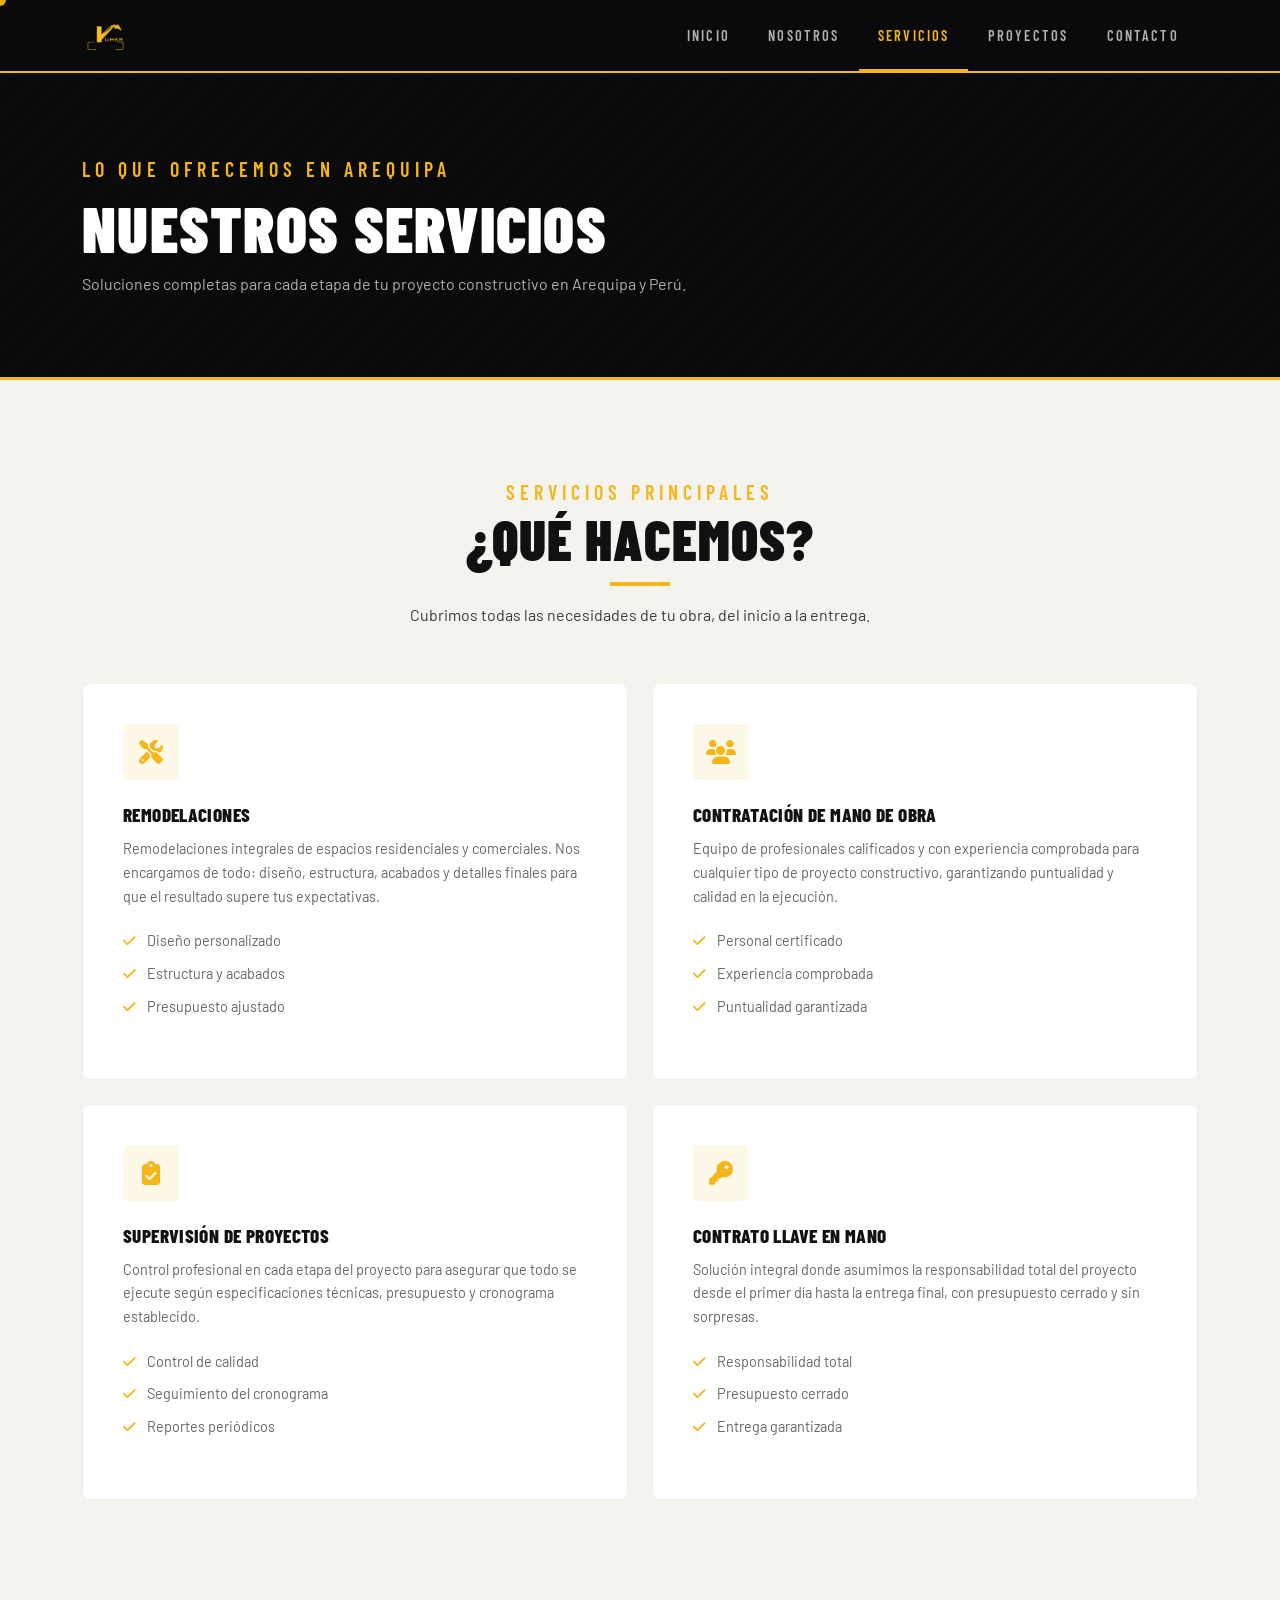
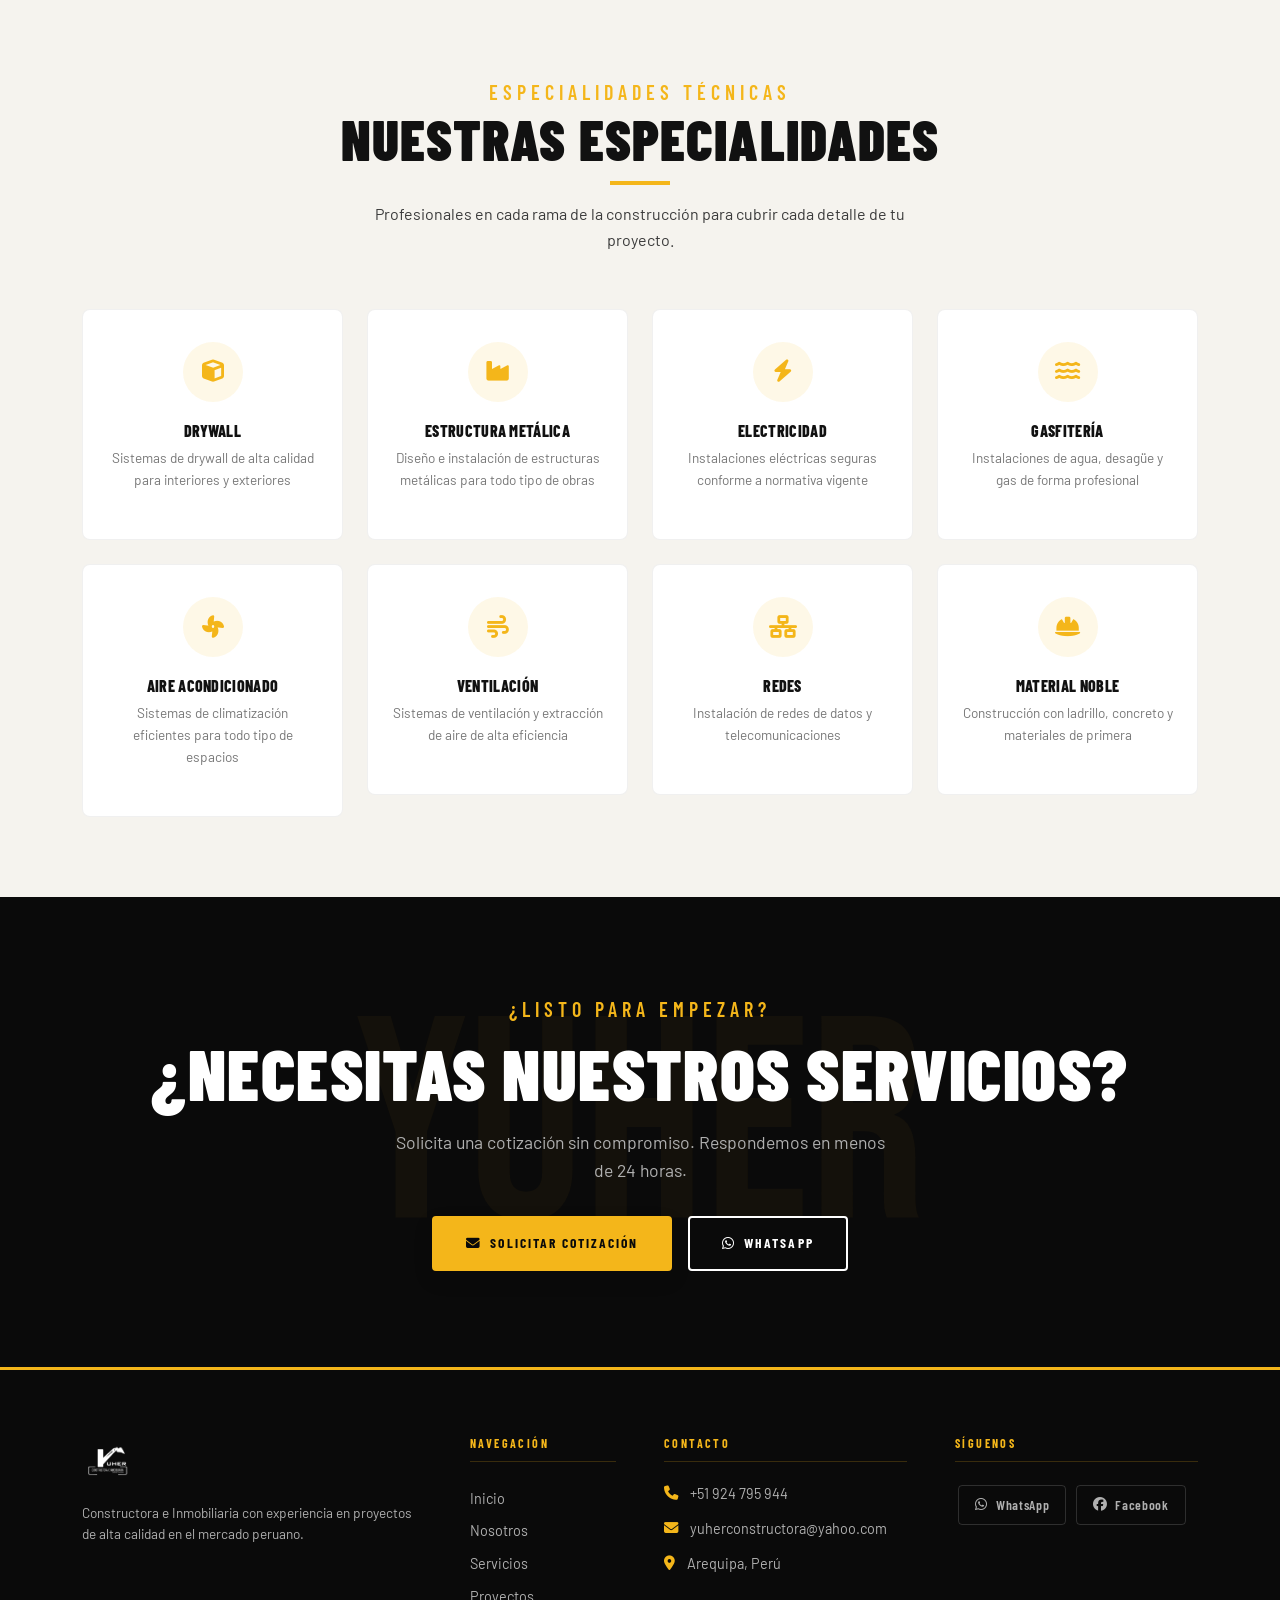
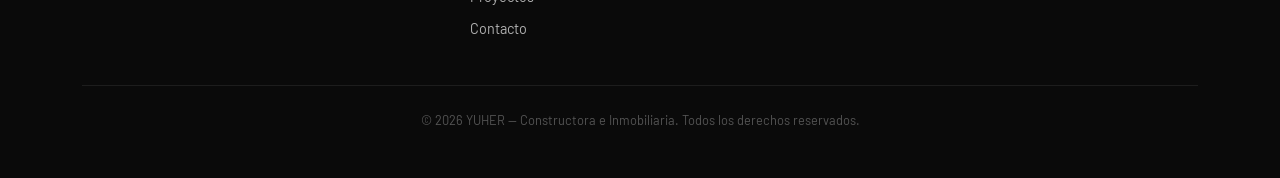
<file: servicios.html>
<!DOCTYPE html>
<html lang="es">
<head>
  <meta charset="UTF-8">
  <meta name="viewport" content="width=device-width, initial-scale=1.0">
  <title>Servicios | YUHER Constructora e Inmobiliaria en Arequipa, Perú</title>
  <meta name="description" content="Servicios de construcción en Arequipa, Perú: remodelaciones, drywall, estructura metálica, mano de obra calificada y supervisión de obras.">
  <meta name="robots" content="index,follow">
  <link rel="canonical" href="servicios.html">
  <meta property="og:title" content="Servicios | YUHER Constructora e Inmobiliaria en Arequipa, Perú">
  <meta property="og:description" content="Remodelaciones, drywall, estructura metálica y mano de obra calificada en Arequipa, Perú.">
  <link rel="icon" href="logo-removebg-preview.png" type="image/png">
  <link rel="stylesheet" href="https://cdn.jsdelivr.net/npm/bootstrap@5.3.0/dist/css/bootstrap.min.css">
  <link rel="stylesheet" href="https://cdnjs.cloudflare.com/ajax/libs/font-awesome/6.4.0/css/all.min.css">
  <link rel="stylesheet" href="style.css">
  <link href="https://fonts.googleapis.com/css2?family=Barlow+Condensed:wght@400;600;700;800;900&family=Barlow:wght@300;400;500;600&family=Bebas+Neue&display=swap" rel="stylesheet">
</head>
<body>

  <div id="cursor"></div>

  <nav class="navbar navbar-expand-lg sticky-top">
    <div class="container">
      <a class="navbar-brand" href="index.html">
        <img src="logo-removebg-preview.png" alt="YUHER">
      </a>
      <button class="navbar-toggler" type="button" data-bs-toggle="collapse" data-bs-target="#navbarNav">
        <span class="navbar-toggler-icon"></span>
      </button>
      <div class="collapse navbar-collapse justify-content-end" id="navbarNav">
        <ul class="navbar-nav">
          <li class="nav-item"><a class="nav-link" href="index.html">Inicio</a></li>
          <li class="nav-item"><a class="nav-link" href="nosotros.html">Nosotros</a></li>
          <li class="nav-item"><a class="nav-link active" href="servicios.html">Servicios</a></li>
          <li class="nav-item"><a class="nav-link" href="proyectos.html">Proyectos</a></li>
          <li class="nav-item"><a class="nav-link" href="contacto.html">Contacto</a></li>
        </ul>
      </div>
    </div>
  </nav>

  <section class="page-hero">
    <div class="container" style="position:relative;z-index:2;">
      <span class="section-label">Lo que ofrecemos en Arequipa</span>
      <h1 class="mt-2">Nuestros Servicios</h1>
      <p>Soluciones completas para cada etapa de tu proyecto constructivo en Arequipa y Perú.</p>
    </div>
  </section>

  <!-- Servicios Principales -->
  <section style="padding:6rem 0;">
    <div class="container">
      <div class="section-header centered reveal">
        <span class="section-label">Servicios principales</span>
        <h2>¿Qué Hacemos?</h2>
        <p>Cubrimos todas las necesidades de tu obra, del inicio a la entrega.</p>
      </div>
      <div class="row g-4">
        <div class="col-md-6 reveal">
          <div class="service-card">
            <div class="service-icon"><i class="fas fa-tools"></i></div>
            <h5>Remodelaciones</h5>
            <p>Remodelaciones integrales de espacios residenciales y comerciales. Nos encargamos de todo: diseño, estructura, acabados y detalles finales para que el resultado supere tus expectativas.</p>
            <ul style="list-style:none;padding:0;margin-top:1rem;">
              <li style="padding:0.3rem 0;color:#666;font-size:0.9rem;"><i class="fas fa-check" style="color:var(--gold);margin-right:0.5rem;"></i> Diseño personalizado</li>
              <li style="padding:0.3rem 0;color:#666;font-size:0.9rem;"><i class="fas fa-check" style="color:var(--gold);margin-right:0.5rem;"></i> Estructura y acabados</li>
              <li style="padding:0.3rem 0;color:#666;font-size:0.9rem;"><i class="fas fa-check" style="color:var(--gold);margin-right:0.5rem;"></i> Presupuesto ajustado</li>
            </ul>
          </div>
        </div>
        <div class="col-md-6 reveal">
          <div class="service-card">
            <div class="service-icon"><i class="fas fa-users"></i></div>
            <h5>Contratación de Mano de Obra</h5>
            <p>Equipo de profesionales calificados y con experiencia comprobada para cualquier tipo de proyecto constructivo, garantizando puntualidad y calidad en la ejecución.</p>
            <ul style="list-style:none;padding:0;margin-top:1rem;">
              <li style="padding:0.3rem 0;color:#666;font-size:0.9rem;"><i class="fas fa-check" style="color:var(--gold);margin-right:0.5rem;"></i> Personal certificado</li>
              <li style="padding:0.3rem 0;color:#666;font-size:0.9rem;"><i class="fas fa-check" style="color:var(--gold);margin-right:0.5rem;"></i> Experiencia comprobada</li>
              <li style="padding:0.3rem 0;color:#666;font-size:0.9rem;"><i class="fas fa-check" style="color:var(--gold);margin-right:0.5rem;"></i> Puntualidad garantizada</li>
            </ul>
          </div>
        </div>
        <div class="col-md-6 reveal">
          <div class="service-card">
            <div class="service-icon"><i class="fas fa-clipboard-check"></i></div>
            <h5>Supervisión de Proyectos</h5>
            <p>Control profesional en cada etapa del proyecto para asegurar que todo se ejecute según especificaciones técnicas, presupuesto y cronograma establecido.</p>
            <ul style="list-style:none;padding:0;margin-top:1rem;">
              <li style="padding:0.3rem 0;color:#666;font-size:0.9rem;"><i class="fas fa-check" style="color:var(--gold);margin-right:0.5rem;"></i> Control de calidad</li>
              <li style="padding:0.3rem 0;color:#666;font-size:0.9rem;"><i class="fas fa-check" style="color:var(--gold);margin-right:0.5rem;"></i> Seguimiento del cronograma</li>
              <li style="padding:0.3rem 0;color:#666;font-size:0.9rem;"><i class="fas fa-check" style="color:var(--gold);margin-right:0.5rem;"></i> Reportes periódicos</li>
            </ul>
          </div>
        </div>
        <div class="col-md-6 reveal">
          <div class="service-card">
            <div class="service-icon"><i class="fas fa-key"></i></div>
            <h5>Contrato Llave en Mano</h5>
            <p>Solución integral donde asumimos la responsabilidad total del proyecto desde el primer día hasta la entrega final, con presupuesto cerrado y sin sorpresas.</p>
            <ul style="list-style:none;padding:0;margin-top:1rem;">
              <li style="padding:0.3rem 0;color:#666;font-size:0.9rem;"><i class="fas fa-check" style="color:var(--gold);margin-right:0.5rem;"></i> Responsabilidad total</li>
              <li style="padding:0.3rem 0;color:#666;font-size:0.9rem;"><i class="fas fa-check" style="color:var(--gold);margin-right:0.5rem;"></i> Presupuesto cerrado</li>
              <li style="padding:0.3rem 0;color:#666;font-size:0.9rem;"><i class="fas fa-check" style="color:var(--gold);margin-right:0.5rem;"></i> Entrega garantizada</li>
            </ul>
          </div>
        </div>
      </div>
    </div>
  </section>

  <!-- Especialidades Técnicas -->
  <section style="padding:5rem 0; background:var(--off-white);">
    <div class="container">
      <div class="section-header centered reveal">
        <span class="section-label">Especialidades técnicas</span>
        <h2>Nuestras Especialidades</h2>
        <p>Profesionales en cada rama de la construcción para cubrir cada detalle de tu proyecto.</p>
      </div>
      <div class="row g-4">
        <div class="col-6 col-md-4 col-lg-3 reveal">
          <div class="specialty-card">
            <div class="specialty-icon"><i class="fas fa-cube"></i></div>
            <h6>Drywall</h6>
            <p>Sistemas de drywall de alta calidad para interiores y exteriores</p>
          </div>
        </div>
        <div class="col-6 col-md-4 col-lg-3 reveal">
          <div class="specialty-card">
            <div class="specialty-icon"><i class="fas fa-industry"></i></div>
            <h6>Estructura Metálica</h6>
            <p>Diseño e instalación de estructuras metálicas para todo tipo de obras</p>
          </div>
        </div>
        <div class="col-6 col-md-4 col-lg-3 reveal">
          <div class="specialty-card">
            <div class="specialty-icon"><i class="fas fa-bolt"></i></div>
            <h6>Electricidad</h6>
            <p>Instalaciones eléctricas seguras conforme a normativa vigente</p>
          </div>
        </div>
        <div class="col-6 col-md-4 col-lg-3 reveal">
          <div class="specialty-card">
            <div class="specialty-icon"><i class="fas fa-water"></i></div>
            <h6>Gasfitería</h6>
            <p>Instalaciones de agua, desagüe y gas de forma profesional</p>
          </div>
        </div>
        <div class="col-6 col-md-4 col-lg-3 reveal">
          <div class="specialty-card">
            <div class="specialty-icon"><i class="fas fa-fan"></i></div>
            <h6>Aire Acondicionado</h6>
            <p>Sistemas de climatización eficientes para todo tipo de espacios</p>
          </div>
        </div>
        <div class="col-6 col-md-4 col-lg-3 reveal">
          <div class="specialty-card">
            <div class="specialty-icon"><i class="fas fa-wind"></i></div>
            <h6>Ventilación</h6>
            <p>Sistemas de ventilación y extracción de aire de alta eficiencia</p>
          </div>
        </div>
        <div class="col-6 col-md-4 col-lg-3 reveal">
          <div class="specialty-card">
            <div class="specialty-icon"><i class="fas fa-network-wired"></i></div>
            <h6>Redes</h6>
            <p>Instalación de redes de datos y telecomunicaciones</p>
          </div>
        </div>
        <div class="col-6 col-md-4 col-lg-3 reveal">
          <div class="specialty-card">
            <div class="specialty-icon"><i class="fas fa-hard-hat"></i></div>
            <h6>Material Noble</h6>
            <p>Construcción con ladrillo, concreto y materiales de primera</p>
          </div>
        </div>
      </div>
    </div>
  </section>

  <!-- CTA -->
  <section class="cta-section text-center">
    <div class="container" style="position:relative;z-index:2;">
      <span class="section-label reveal">¿Listo para empezar?</span>
      <h2 class="mt-2 reveal">¿Necesitas Nuestros Servicios?</h2>
      <p class="reveal">Solicita una cotización sin compromiso. Respondemos en menos de 24 horas.</p>
      <div class="d-flex justify-content-center gap-3 flex-wrap reveal">
        <a href="contacto.html" class="btn-gold"><i class="fas fa-envelope"></i> Solicitar Cotización</a>
        <a href="https://wa.me/51924795944" class="btn-outline-light" target="_blank"><i class="fab fa-whatsapp"></i> WhatsApp</a>
      </div>
    </div>
  </section>

  <footer>
    <div class="container">
      <div class="row g-5">
        <div class="col-lg-4 col-md-6">
          <div class="footer-brand"><img src="logo-removebg-preview.png" alt="YUHER"></div>
          <p class="footer-tagline">Constructora e Inmobiliaria con experiencia en proyectos de alta calidad en el mercado peruano.</p>
        </div>
        <div class="col-lg-2 col-md-6">
          <div class="footer-head">Navegación</div>
          <a href="index.html" class="footer-link">Inicio</a>
          <a href="nosotros.html" class="footer-link">Nosotros</a>
          <a href="servicios.html" class="footer-link">Servicios</a>
          <a href="proyectos.html" class="footer-link">Proyectos</a>
          <a href="contacto.html" class="footer-link">Contacto</a>
        </div>
        <div class="col-lg-3 col-md-6">
          <div class="footer-head">Contacto</div>
          <div class="footer-contact-line"><i class="fas fa-phone"></i> +51 924 795 944</div>
          <div class="footer-contact-line"><i class="fas fa-envelope"></i> yuherconstructora@yahoo.com</div>
          <div class="footer-contact-line"><i class="fas fa-map-marker-alt"></i> Arequipa, Perú</div>
        </div>
        <div class="col-lg-3 col-md-6">
          <div class="footer-head">Síguenos</div>
          <a href="https://wa.me/51924795944" class="social-btn" target="_blank"><i class="fab fa-whatsapp"></i> WhatsApp</a>
          <a href="https://www.facebook.com/share/1HyKZcsqjy/" class="social-btn" target="_blank"><i class="fab fa-facebook"></i> Facebook</a>
          
        </div>
      </div>
      <div class="footer-bottom">
        <p>&copy; 2026 YUHER — Constructora e Inmobiliaria. Todos los derechos reservados.</p>
      </div>
    </div>
  </footer>

  <script src="https://cdn.jsdelivr.net/npm/bootstrap@5.3.0/dist/js/bootstrap.bundle.min.js"></script>
  <script src="script.js"></script>
</body>
</html>
</file>
<file: style.css>
/* =============================================
   YUHER - Constructora e Inmobiliaria
   Design System: Industrial Premium
   ============================================= */

@import url('https://fonts.googleapis.com/css2?family=Barlow+Condensed:ital,wght@0,300;0,400;0,600;0,700;0,800;0,900;1,700&family=Barlow:wght@300;400;500;600&family=Bebas+Neue&display=swap');

/* ─── CSS Variables ─── */
:root {
  --gold:        #F4B61A;
  --gold-dark:   #C9910D;
  --gold-light:  #FFD55A;
  --black:       #0A0A0A;
  --dark:        #111111;
  --dark-2:      #1A1A1A;
  --dark-3:      #242424;
  --mid:         #3A3A3A;
  --light-gray:  #B0B0B0;
  --off-white:   #F5F3EE;
  --white:       #FFFFFF;

  --font-display: 'Bebas Neue', sans-serif;
  --font-head:    'Barlow Condensed', sans-serif;
  --font-body:    'Barlow', sans-serif;

  --radius:     4px;
  --radius-lg:  8px;
  --shadow:     0 4px 24px rgba(0,0,0,0.18);
  --shadow-lg:  0 12px 48px rgba(0,0,0,0.3);
  --transition: 0.3s cubic-bezier(0.4, 0, 0.2, 1);
}

/* ─── Reset & Base ─── */
*, *::before, *::after { box-sizing: border-box; margin: 0; padding: 0; }

html { scroll-behavior: smooth; }

html,
body {
  scrollbar-width: none;
  -ms-overflow-style: none;
  overflow-x: hidden;
  overflow-y: auto;
}

html::-webkit-scrollbar,
body::-webkit-scrollbar {
  width: 0;
  height: 0;
}

body {
  font-family: var(--font-body);
  font-weight: 400;
  font-size: 16px;
  line-height: 1.6;
  color: var(--dark);
  background: var(--off-white);
  overflow-x: hidden;
}

/* Typography rendering improvements */
body, input, button, textarea { -webkit-font-smoothing: antialiased; -moz-osx-font-smoothing: grayscale; text-rendering: optimizeLegibility; }

h1,h2 { line-height: 1.05; }

/* ─── Typography ─── */
h1, h2, h3, h4, h5, h6 {
  font-family: var(--font-head);
  font-weight: 700;
  line-height: 1.1;
  text-transform: uppercase;
  letter-spacing: 0.02em;
}

.display-giant {
  font-family: var(--font-display);
  font-size: clamp(4rem, 12vw, 10rem);
  line-height: 0.9;
  letter-spacing: 0.04em;
}

.section-label {
  font-family: var(--font-head);
  font-size: 1.25rem;
  font-weight: 600;
  letter-spacing: 0.25em;
  text-transform: uppercase;
  color: var(--gold);
}

/* ─── Navbar ─── */
.navbar {
  background: var(--black) !important;
  padding: 0;
  border-bottom: 2px solid var(--gold);
  transition: var(--transition);
  z-index: 1000;
}

.navbar-brand img {
  height: 48px;
  width: auto;
  filter: none;
  transition: var(--transition);
}

.navbar-brand img:hover {
  transform: translateY(-2px) scale(1.02);
}

.nav-link {
  font-family: var(--font-head);
  font-weight: 600;
  font-size: 0.9rem;
  letter-spacing: 0.15em;
  text-transform: uppercase;
  color: var(--light-gray) !important;
  padding: 1.5rem 1.2rem !important;
  position: relative;
  transition: var(--transition);
}

.nav-link::after {
  content: '';
  position: absolute;
  bottom: 0;
  left: 50%;
  width: 0;
  height: 2px;
  background: var(--gold);
  transform: translateX(-50%);
  transition: var(--transition);
}

.nav-link:hover,
.nav-link.active {
  color: var(--gold) !important;
}

.nav-link:hover::after,
.nav-link.active::after {
  width: 100%;
}

.navbar-toggler {
  border: 1px solid var(--gold);
  padding: 0.4rem 0.6rem;
}

.navbar-toggler-icon {
  background-image: url("data:image/svg+xml,%3csvg xmlns='http://www.w3.org/2000/svg' viewBox='0 0 30 30'%3e%3cpath stroke='%23F4B61A' stroke-linecap='round' stroke-miterlimit='10' stroke-width='2' d='M4 7h22M4 15h22M4 23h22'/%3e%3c/svg%3e");
}

/* ─── Hero Section ─── */
.hero {
  background: var(--black);
  min-height: 80vh;
  display: flex;
  align-items: center;
  position: relative;
  overflow: hidden;
}

.hero-texture {
  position: absolute;
  inset: 0;
  opacity: 0.08;
  background-image:
    linear-gradient(rgba(255,255,255,0.04) 1px, transparent 1px),
    linear-gradient(90deg, rgba(255,255,255,0.04) 1px, transparent 1px);
  background-size: 22px 22px;
  pointer-events: none;
}

.hero-grain {
  position: absolute;
  inset: 0;
  opacity: 0.05;
  background-image: radial-gradient(rgba(255,255,255,0.18) 1px, transparent 1px);
  background-size: 3px 3px;
  pointer-events: none;
}

.hero-bg-num {
  position: absolute;
  left: 3%;
  bottom: -4rem;
  font-family: var(--font-display);
  font-size: clamp(8rem, 22vw, 20rem);
  color: rgba(244,182,26,0.05);
  line-height: 1;
  pointer-events: none;
  user-select: none;
  letter-spacing: 0.04em;
}

.hero::before {
  content: '';
  position: absolute;
  inset: 0;
  background: 
    repeating-linear-gradient(
      0deg,
      transparent,
      transparent 40px,
      rgba(244,182,26,0.03) 40px,
      rgba(244,182,26,0.03) 41px
    ),
    repeating-linear-gradient(
      90deg,
      transparent,
      transparent 40px,
      rgba(244,182,26,0.03) 40px,
      rgba(244,182,26,0.03) 41px
    );
}

.hero-bg-text {
  position: absolute;
  bottom: -2rem;
  right: -1rem;
  font-family: var(--font-display);
  font-size: clamp(8rem, 25vw, 22rem);
  line-height: 1;
  color: rgba(244,182,26,0.04);
  white-space: nowrap;
  pointer-events: none;
  user-select: none;
  letter-spacing: 0.05em;
}

.hero-content { position: relative; z-index: 2; }

.hero-content .row { min-height: 68vh; padding: 1rem 0 2rem; }

/* Ocultar la línea y eyebrow encima del título (solicitud B) */
.hero .hero-line,
.hero .hero-eyebrow { display: none !important; }

.hero h1 { margin-top: 0; }

.hero-line {
  width: 48px;
  height: 2px;
  background: var(--gold);
  margin: 0 0 1.1rem;
}

.hero-eyebrow {
  display: inline-flex;
  align-items: center;
  gap: 0.75rem;
  margin-bottom: 1.5rem;
}

.hero-eyebrow::before {
  content: '';
  display: block;
  width: 40px;
  height: 2px;
  background: var(--gold);
}

.hero h1 {
  font-family: var(--font-head);
  font-size: clamp(3rem, 7vw, 5rem);
  font-weight: 900;
  color: var(--white);
  line-height: 1;
  margin-bottom: 1rem;
  text-transform: uppercase;
  letter-spacing: 0.01em;
}

.hero h1 span {
  color: var(--gold);
  display: block;
  font-size: 0.92em;
}

.hero-desc {
  color: var(--light-gray);
  font-size: 1.1rem;
  max-width: 480px;
  margin-bottom: 2rem;
  line-height: 1.75;
}

.hero-image-wrap {
  position: relative;
  z-index: 2;
  display: flex;
  justify-content: center;
  align-items: center;
}

.hero-image-wrap::before {
  content: '';
  position: absolute;
  inset: 0;
  background: rgba(255,255,255,0.02);
  border-radius: 10px;
  box-shadow: 0 18px 48px rgba(0,0,0,0.28);
  z-index: -1;
}

/* subtle dark overlay for better contrast on hero image */
.hero-image-wrap::after {
  content: '';
  position: absolute;
  inset: 0;
  border-radius: 10px;
  background: linear-gradient(180deg, rgba(0,0,0,0.18) 0%, rgba(0,0,0,0.28) 100%);
  mix-blend-mode: multiply;
  pointer-events: none;
  z-index: 1;
}

/* Limit hero text column width for better readability */
.hero .hero-content > .row > .col-lg-6:first-child {
  max-width: 640px;
}

.hero-image {
  width: 100%;
  height: 540px;
  object-fit: cover;
  object-position: center center;
  border-radius: 10px;
  display: block;
}

@media (max-width: 991px) {
  .hero-image { height: 320px; object-position: center center; }
}

.hero-stats {
  display: flex;
  gap: 2.5rem;
  margin-top: 2rem;
  padding-top: 1.5rem;
  border-top: 1px solid rgba(244,182,26,0.2);
}

/* make stats stack nicely on small screens */
@media (max-width: 576px) {
  .hero-stats { display: grid; grid-template-columns: repeat(3,1fr); gap: 0.75rem; }
  .hero-stat-num { font-size: 1.4rem; }
}

.hero-stat-num {
  font-family: var(--font-head);
  font-size: 2rem;
  font-weight: 900;
  color: var(--gold);
  line-height: 1;
}

.hero-stat-label {
  font-size: 0.75rem;
  color: var(--light-gray);
  text-transform: uppercase;
  letter-spacing: 0.1em;
}

/* ─── Marquee ─── */
.marquee-wrap {
  background: var(--gold);
  color: var(--black);
  border-top: 1px solid rgba(0,0,0,0.15);
  border-bottom: 1px solid rgba(0,0,0,0.15);
  overflow: hidden;
  white-space: nowrap;
}

.marquee-inner {
  display: inline-flex;
  gap: 2.5rem;
  align-items: center;
  padding: 0.85rem 1rem;
  animation: marquee 24s linear infinite;
}

.marquee-item {
  font-family: var(--font-head);
  font-size: 0.85rem;
  font-weight: 800;
  letter-spacing: 0.22em;
  text-transform: uppercase;
  display: inline-flex;
  align-items: center;
  gap: 2.5rem;
}

.marquee-item::after {
  content: '';
  width: 8px;
  height: 8px;
  border-radius: 50%;
  background: rgba(0,0,0,0.35);
  display: inline-block;
}

@keyframes marquee {
  from { transform: translateX(0); }
  to { transform: translateX(-50%); }
}

/* ─── Buttons ─── */
.btn-gold {
  background: var(--gold);
  color: var(--black);
  font-family: var(--font-head);
  font-weight: 700;
  font-size: 0.85rem;
  letter-spacing: 0.15em;
  text-transform: uppercase;
  padding: 0.9rem 2rem;
  border: 2px solid var(--gold);
  border-radius: var(--radius);
  text-decoration: none;
  display: inline-flex;
  align-items: center;
  gap: 0.5rem;
  transition: var(--transition);
  cursor: pointer;
}

.btn-gold:hover {
  background: transparent;
  color: var(--gold);
}

/* Buttons: subtle elevation and focus */
.btn-gold, .btn-outline-gold {
  box-shadow: 0 8px 20px rgba(0,0,0,0.12);
}
.btn-gold:focus-visible, .btn-outline-gold:focus-visible {
  outline: 3px solid rgba(244,182,26,0.18);
  outline-offset: 4px;
}

.btn-outline-gold {
  background: transparent;
  color: var(--gold);
  font-family: var(--font-head);
  font-weight: 700;
  font-size: 0.85rem;
  letter-spacing: 0.15em;
  text-transform: uppercase;
  padding: 0.9rem 2rem;
  border: 2px solid var(--gold);
  border-radius: var(--radius);
  text-decoration: none;
  display: inline-flex;
  align-items: center;
  gap: 0.5rem;
  transition: var(--transition);
  cursor: pointer;
}

.btn-outline-gold:hover {
  background: var(--gold);
  color: var(--black);
}

.btn-outline-light {
  background: transparent;
  color: var(--white);
  font-family: var(--font-head);
  font-weight: 700;
  font-size: 0.85rem;
  letter-spacing: 0.15em;
  text-transform: uppercase;
  padding: 0.9rem 2rem;
  border: 2px solid var(--white);
  border-radius: var(--radius);
  text-decoration: none;
  display: inline-flex;
  align-items: center;
  gap: 0.5rem;
  transition: var(--transition);
  cursor: pointer;
}

.btn-outline-light:hover {
  background: var(--white);
  color: var(--black);
}

/* ─── Section Headers ─── */
.section-header {
  margin-bottom: 3.5rem;
  max-width: 900px;
  margin-left: auto;
  margin-right: auto;
  padding-left: 1rem;
  padding-right: 1rem;
}

.section-header h2 {
  font-size: clamp(2rem, 6vw, 3.5rem);
  font-weight: 900;
  color: var(--dark);
  position: relative;
}

.section-header h2.light { color: var(--white); }

/* Make white section headings slightly smaller */
.section-header h2.light {
  color: var(--white);
  font-size: clamp(1.6rem, 4.2vw, 2.8rem);
}

.section-header h2::after {
  content: '';
  display: block;
  width: 60px;
  height: 4px;
  background: var(--gold);
  margin-top: 0.75rem;
}

.section-header.centered h2::after {
  margin-left: auto;
  margin-right: auto;
}

.section-header p {
  color: var(--mid);
  font-size: 1rem;
  max-width: 540px;
  margin-top: 1rem;
}

.section-header.centered { text-align: center; }
.section-header.centered p { margin-left: auto; margin-right: auto; }

/* ─── Services Section ─── */
.services-section {
  background: var(--off-white);
  padding: 6rem 0;
}

.service-card {
  background: var(--white);
  border: 1px solid rgba(0,0,0,0.06);
  border-radius: var(--radius-lg);
  padding: 2.5rem;
  height: 100%;
  position: relative;
  overflow: hidden;
  transition: var(--transition);
}

.service-card::before {
  content: '';
  position: absolute;
  bottom: 0;
  left: 0;
  right: 0;
  height: 3px;
  background: var(--gold);
  transform: scaleX(0);
  transform-origin: left;
  transition: var(--transition);
}

.service-card:hover {
  transform: translateY(-6px);
  box-shadow: var(--shadow-lg);
}

.service-card:hover::before {
  transform: scaleX(1);
}

.service-icon {
  width: 56px;
  height: 56px;
  background: rgba(244,182,26,0.1);
  border-radius: var(--radius);
  display: flex;
  align-items: center;
  justify-content: center;
  margin-bottom: 1.5rem;
  font-size: 1.5rem;
  color: var(--gold);
  transition: var(--transition);
}

.service-card:hover .service-icon {
  background: var(--gold);
  color: var(--black);
}

.service-card h5 {
  font-size: 1.2rem;
  font-weight: 800;
  margin-bottom: 0.75rem;
  color: var(--dark);
}

.service-card p {
  color: #666;
  font-size: 0.9rem;
  line-height: 1.65;
}

/* ─── Services Include List ─── */
.services-include {
  background: var(--dark);
  padding: 5rem 0;
}

.include-grid {
  display: grid;
  grid-template-columns: repeat(2, 1fr);
  gap: 0;
}

.include-item {
  display: flex;
  align-items: center;
  gap: 1rem;
  padding: 1.1rem 1.5rem;
  border: 1px solid rgba(255,255,255,0.05);
  transition: var(--transition);
}

.include-item:hover {
  background: rgba(244,182,26,0.08);
  border-color: rgba(244,182,26,0.2);
}

.include-item i {
  color: var(--gold);
  font-size: 0.9rem;
  flex-shrink: 0;
}

.include-item span {
  color: var(--light-gray);
  font-family: var(--font-head);
  font-weight: 600;
  font-size: 0.95rem;
  letter-spacing: 0.05em;
  text-transform: uppercase;
}

/* ─── Projects Section ─── */
.projects-section {
  padding: 6rem 0;
  background: var(--off-white);
}

.project-filters {
  display: flex;
  justify-content: center;
  flex-wrap: wrap;
  gap: 0.75rem;
}

.project-card {
  border-radius: var(--radius-lg);
  overflow: hidden;
  position: relative;
  background: var(--white);
  box-shadow: var(--shadow);
  transition: var(--transition);
}

.project-card img {
  width: 100%;
  height: auto;
  aspect-ratio: 16/9;
  object-fit: cover;
  display: block;
  transition: transform 0.45s cubic-bezier(.2,.8,.2,1), box-shadow 0.4s ease;
  border-radius: 8px 8px 0 0;
}

.project-info {
  padding: 1.25rem 1.4rem;
  background: var(--white);
}

.project-info h6 {
  font-family: var(--font-head);
  font-weight: 700;
  font-size: 1rem;
  color: var(--dark);
  text-transform: uppercase;
  letter-spacing: 0.05em;
  margin: 0;
}

.project-card:hover {
  transform: translateY(-6px);
  box-shadow: 0 18px 48px rgba(0,0,0,0.22);
}

.project-card:hover img {
  transform: scale(1.03);
}

.project-card-wrapper { height: 100%; }

/* ─── CTA Section ─── */
.cta-section {
  background: var(--black);
  padding: 6rem 0;
  position: relative;
  overflow: hidden;
}

.cta-section::before {
  content: 'YUHER';
  position: absolute;
  left: 50%;
  top: 50%;
  transform: translate(-50%, -50%);
  font-family: var(--font-display);
  font-size: 18rem;
  color: rgba(244,182,26,0.04);
  white-space: nowrap;
  pointer-events: none;
}

.cta-section h2 {
  font-size: clamp(2rem, 6vw, 4.5rem);
  color: var(--white);
  font-weight: 900;
}

.cta-section p {
  color: var(--light-gray);
  font-size: 1.1rem;
  max-width: 500px;
  margin: 1rem auto 2rem;
}

/* ─── Page Hero (inner pages) ─── */
.page-hero {
  background: var(--black);
  padding: 5rem 0 4rem;
  position: relative;
  border-bottom: 3px solid var(--gold);
}

.page-hero::before {
  content: '';
  position: absolute;
  inset: 0;
  background: repeating-linear-gradient(
    -45deg,
    transparent,
    transparent 20px,
    rgba(244,182,26,0.02) 20px,
    rgba(244,182,26,0.02) 21px
  );
}

.page-hero h1 {
  color: var(--white);
  font-size: clamp(2rem, 6vw, 4rem);
  font-weight: 900;
}

.page-hero p {
  color: var(--light-gray);
  font-size: 1rem;
  margin-top: 0.5rem;
}

/* ─── About Section ─── */
.about-section { padding: 6rem 0; }

.about-img-frame {
  position: relative;
}

.about-img-frame img {
  width: 100%;
  display: block;
  object-fit: cover;
  min-height: 400px;
}

.mission-card {
  background: var(--dark);
  color: var(--white);
  padding: 2.5rem;
  border-radius: var(--radius-lg);
  height: 100%;
  border-top: 4px solid var(--gold);
  transition: var(--transition);
}

.mission-card:hover {
  transform: translateY(-4px);
  box-shadow: var(--shadow-lg);
}

.mission-card h4 {
  font-size: 1.4rem;
  margin: 1.2rem 0 1rem;
  color: var(--white);
}

.mission-card p { color: var(--light-gray); font-size: 0.95rem; }

.value-item {
  text-align: center;
  padding: 2rem 1rem;
}

.value-icon {
  width: 72px;
  height: 72px;
  background: var(--gold);
  border-radius: 50%;
  display: flex;
  align-items: center;
  justify-content: center;
  margin: 0 auto 1.25rem;
  font-size: 1.6rem;
  color: var(--black);
  transition: var(--transition);
}

.value-item:hover .value-icon {
  transform: scale(1.1) rotate(5deg);
  background: var(--dark);
  color: var(--gold);
  box-shadow: 0 0 0 3px var(--gold);
}

.value-item h5 {
  font-size: 1.1rem;
  font-weight: 800;
  margin-bottom: 0.5rem;
  color: var(--dark);
}

/* ─── Contact Section ─── */
.contact-section { padding: 6rem 0; }

.contact-info-card {
  background: var(--dark);
  color: var(--white);
  border-radius: var(--radius-lg);
  padding: 2.5rem;
  height: 100%;
}

.contact-info-card h5 {
  font-size: 1.3rem;
  color: var(--gold);
  margin-bottom: 2rem;
  padding-bottom: 1rem;
  border-bottom: 1px solid rgba(255,255,255,0.1);
}

.contact-detail {
  display: flex;
  gap: 1rem;
  margin-bottom: 1.5rem;
  align-items: flex-start;
}

.contact-detail-icon {
  width: 40px;
  height: 40px;
  background: rgba(244,182,26,0.1);
  border-radius: var(--radius);
  display: flex;
  align-items: center;
  justify-content: center;
  color: var(--gold);
  font-size: 0.9rem;
  flex-shrink: 0;
}

.contact-detail-label {
  font-size: 0.75rem;
  color: var(--light-gray);
  text-transform: uppercase;
  letter-spacing: 0.1em;
  margin-bottom: 0.25rem;
}

.contact-detail-value {
  color: var(--white);
  font-weight: 500;
}

.contact-form-card {
  background: var(--white);
  border-radius: var(--radius-lg);
  padding: 2.5rem;
  box-shadow: var(--shadow);
}

.contact-form-card h4 {
  font-size: 1.6rem;
  margin-bottom: 1.75rem;
  color: var(--dark);
}

.form-label {
  font-family: var(--font-head);
  font-weight: 600;
  font-size: 0.8rem;
  letter-spacing: 0.1em;
  text-transform: uppercase;
  color: var(--mid);
  margin-bottom: 0.4rem;
}

.form-control {
  border: 1.5px solid #DDD;
  border-radius: var(--radius);
  padding: 0.75rem 1rem;
  font-family: var(--font-body);
  font-size: 0.95rem;
  transition: var(--transition);
  background: var(--off-white);
}

.form-control:focus {
  border-color: var(--gold);
  box-shadow: 0 0 0 3px rgba(244,182,26,0.12);
  background: var(--white);
  outline: none;
}

/* ─── Filter Buttons (Projects) ─── */
.filter-btn {
  background: transparent;
  color: var(--mid);
  font-family: var(--font-head);
  font-weight: 700;
  font-size: 0.8rem;
  letter-spacing: 0.15em;
  text-transform: uppercase;
  padding: 0.6rem 1.4rem;
  border: 1.5px solid #CCC;
  border-radius: 100px;
  cursor: pointer;
  transition: var(--transition);
}

.filter-btn:hover,
.filter-btn.active {
  background: var(--gold);
  color: var(--black);
  border-color: var(--gold);
}

/* Improved filter button focus and transitions */
.filter-btn {
  transition: transform 180ms ease, background 180ms ease, color 180ms ease, box-shadow 200ms ease;
}
.filter-btn:focus-visible {
  outline: 3px solid rgba(244,182,26,0.18);
  outline-offset: 4px;
  transform: translateY(-2px);
}

/* ─── Stats Bar ─── */
.stats-bar {
  background: var(--gold);
  padding: 3rem 0;
}

.stat-item { text-align: center; }

.stat-num {
  font-family: var(--font-head);
  font-size: 3rem;
  font-weight: 900;
  color: var(--black);
  line-height: 1;
}

.stat-label {
  font-family: var(--font-head);
  font-size: 0.8rem;
  font-weight: 600;
  letter-spacing: 0.12em;
  text-transform: uppercase;
  color: rgba(0,0,0,0.6);
  margin-top: 0.35rem;
}

/* ─── Workflow (Projects page) ─── */
.workflow-section {
  background: var(--dark);
  padding: 6rem 0;
}

.workflow-step-card {
  position: relative;
  padding: 2rem;
}

.step-number {
  font-family: var(--font-display);
  font-size: 5rem;
  line-height: 1;
  color: rgba(244,182,26,0.15);
  margin-bottom: 0.5rem;
}

.workflow-step-card h5 {
  font-size: 1.2rem;
  font-weight: 800;
  color: var(--white);
  margin-bottom: 0.75rem;
}

.workflow-step-card p {
  color: var(--light-gray);
  font-size: 0.9rem;
}

.workflow-step-card::after {
  content: '→';
  position: absolute;
  right: -0.5rem;
  top: 50%;
  transform: translateY(-50%);
  color: var(--gold);
  font-size: 1.5rem;
  font-weight: bold;
}

.workflow-step-card:last-child::after { display: none; }

/* ─── Specialties (Services) ─── */
.specialty-card {
  text-align: center;
  padding: 2rem 1.5rem;
  border-radius: var(--radius-lg);
  background: var(--white);
  border: 1px solid rgba(0,0,0,0.06);
  transition: var(--transition);
}

.specialty-card:hover {
  background: var(--dark);
  transform: translateY(-4px);
  box-shadow: var(--shadow);
}

.specialty-card:hover h6 { color: var(--gold); }
.specialty-card:hover p { color: var(--light-gray); }
.specialty-card:hover .specialty-icon { background: var(--gold); color: var(--black); }

.specialty-icon {
  width: 60px;
  height: 60px;
  background: rgba(244,182,26,0.1);
  border-radius: 50%;
  display: flex;
  align-items: center;
  justify-content: center;
  margin: 0 auto 1.25rem;
  font-size: 1.4rem;
  color: var(--gold);
  transition: var(--transition);
}

.specialty-card h6 {
  font-weight: 800;
  font-size: 1rem;
  margin-bottom: 0.5rem;
  transition: var(--transition);
}

.specialty-card p {
  font-size: 0.85rem;
  color: #777;
  transition: var(--transition);
}

/* ─── Badge ─── */
.badge-gold {
  background: var(--gold);
  color: var(--black);
  font-family: var(--font-head);
  font-weight: 700;
  font-size: 0.7rem;
  letter-spacing: 0.1em;
  text-transform: uppercase;
  padding: 0.3rem 0.8rem;
  border-radius: 100px;
}

/* ─── Footer ─── */
footer {
  background: var(--black);
  padding: 4rem 0 2rem;
  border-top: 3px solid var(--gold);
}

.footer-brand img {
  height: 52px;
  filter: brightness(0) invert(1);
  margin-bottom: 1rem;
}

.footer-tagline {
  color: var(--light-gray);
  font-size: 0.85rem;
}

.footer-head {
  font-family: var(--font-head);
  font-size: 0.75rem;
  font-weight: 700;
  letter-spacing: 0.2em;
  text-transform: uppercase;
  color: var(--gold);
  margin-bottom: 1.25rem;
  padding-bottom: 0.5rem;
  border-bottom: 1px solid rgba(244,182,26,0.2);
}

.footer-link {
  display: block;
  color: var(--light-gray);
  text-decoration: none;
  font-size: 0.9rem;
  padding: 0.3rem 0;
  transition: var(--transition);
}

.footer-link:hover { color: var(--gold); padding-left: 8px; }

.footer-contact-line {
  display: flex;
  align-items: center;
  gap: 0.75rem;
  color: var(--light-gray);
  font-size: 0.9rem;
  margin-bottom: 0.75rem;
}

.footer-contact-line i { color: var(--gold); }

.social-btn {
  display: inline-flex;
  align-items: center;
  gap: 0.5rem;
  padding: 0.5rem 1rem;
  border: 1px solid rgba(255,255,255,0.15);
  border-radius: var(--radius);
  color: var(--light-gray);
  text-decoration: none;
  font-size: 0.85rem;
  font-family: var(--font-head);
  font-weight: 600;
  letter-spacing: 0.05em;
  transition: var(--transition);
  margin: 0.2rem;
}

.social-btn:hover { border-color: var(--gold); color: var(--gold); }

/* ─── WhatsApp Floating Button ─── */
.whatsapp-float {
  position: fixed;
  right: 22px;
  bottom: 22px;
  z-index: 2000;
  display: inline-flex;
  align-items: center;
  gap: 10px;
  padding: 12px 18px;
  border-radius: 999px;
  background: #25D366;
  color: #FFFFFF;
  text-decoration: none;
  box-shadow: 0 12px 30px rgba(37, 211, 102, 0.28);
  font-family: var(--font-head);
  font-weight: 700;
  letter-spacing: 0.02em;
  transition: transform 160ms ease, box-shadow 160ms ease, filter 160ms ease;
}

.whatsapp-float:hover {
  transform: translateY(-3px) scale(1.01);
  box-shadow: 0 16px 36px rgba(37, 211, 102, 0.34);
  color: #FFFFFF;
}

.wa-icon {
  width: 26px;
  height: 26px;
  display: inline-flex;
  align-items: center;
  justify-content: center;
  flex-shrink: 0;
}

.wa-icon svg {
  width: 100%;
  height: 100%;
  display: block;
}

.wa-text {
  font-size: 0.95rem;
}

@media (max-width: 576px) {
  .whatsapp-float {
    right: 14px;
    bottom: 14px;
    padding: 11px 14px;
  }

  .wa-text {
    display: none;
  }
}

.footer-bottom {
  border-top: 1px solid rgba(255,255,255,0.08);
  padding-top: 1.5rem;
  margin-top: 2.5rem;
  text-align: center;
  color: rgba(255,255,255,0.3);
  font-size: 0.8rem;
}

/* ─── Animations ─── */
@keyframes fadeUp {
  from { opacity: 0; transform: translateY(30px); }
  to   { opacity: 1; transform: translateY(0); }
}

@keyframes fadeIn {
  from { opacity: 0; }
  to   { opacity: 1; }
}

.animate-fadeup { animation: fadeUp 0.7s ease forwards; }
.animate-fadein { animation: fadeIn 0.6s ease forwards; }

.delay-1 { animation-delay: 0.1s; opacity: 0; }
.delay-2 { animation-delay: 0.25s; opacity: 0; }
.delay-3 { animation-delay: 0.4s; opacity: 0; }
.delay-4 { animation-delay: 0.55s; opacity: 0; }

/* ─── Scroll reveal ─── */
.reveal {
  opacity: 0;
  transform: translateY(24px);
  transition: opacity 0.6s ease, transform 0.6s ease;
}

.reveal.visible {
  opacity: 1;
  transform: translateY(0);
}

/* ─── Responsive ─── */
@media (max-width: 991px) {
  .navbar-collapse {
    background: var(--dark-2);
    padding: 1rem;
    border-radius: var(--radius-lg);
    margin-top: 0.75rem;
  }
  .nav-link { padding: 0.7rem 1rem !important; }
  .nav-link::after { display: none; }
  .hero { min-height: auto; padding: 4rem 0; }
  .hero-content .row { min-height: auto; padding: 0; }
  .hero-image { height: 320px; }
  .hero-stats { gap: 1.5rem; }
  .include-grid { grid-template-columns: 1fr; }
  .projects-section { padding: 5rem 0; }
  .project-card img { height: 240px; }
  .workflow-step-card::after { right: -0.15rem; }
  .stats-bar { padding: 2.5rem 0; }
  .hero-bg-num,
  .hero-bg-text {
    opacity: 0.03;
  }
}

@media (max-width: 767px) {
  .navbar-brand img { height: 40px; }
  .hero h1 { font-size: 2.55rem; }
  .hero-desc { font-size: 0.98rem; }
  .hero-image-wrap::before { display: none; }
  .hero-image { height: 280px; }
  .stats-bar .stat-num { font-size: 2.2rem; }
  .workflow-step-card::after { display: none; }
  .page-hero { padding: 4rem 0 3rem; }
  .page-hero h1 { font-size: 2.6rem; }
  .projects-section { padding: 4rem 0; }
  .project-filters { gap: 0.55rem; }
  .filter-btn { padding: 0.55rem 1rem; font-size: 0.72rem; }
  .project-card img { height: 220px; }
  .project-info { padding: 1rem 1.1rem; }
  .project-info h6 { font-size: 0.95rem; }
  .project-info p { font-size: 0.78rem; }
  .stats-bar { padding: 2rem 0; }
  .stat-num { font-size: 2.4rem; }
  .stat-label { font-size: 0.72rem; }
  .workflow-section { padding: 4rem 0; }
  .workflow-step-card { padding: 1.25rem 1rem; }
  .step-number { font-size: 4rem; }
  .cta-section { padding: 4rem 0; }
  .cta-section::before { font-size: 10rem; }
  .contact-section { padding: 4rem 0; }
  .contact-info-card,
  .contact-form-card,
  .mission-card { padding: 1.4rem; }
  .footer-brand img { height: 44px; }
  .cta-section::before,
  .hero::before {
    opacity: 0.35;
  }
}

@media (max-width: 576px) {
  #cursor {
    display: none;
  }
  .projects-section .row.g-4 { --bs-gutter-x: 1rem; --bs-gutter-y: 1rem; }
  .project-card img { height: 200px; }
  .project-info { padding: 0.9rem 1rem; }
  .badge-gold { font-size: 0.62rem; padding: 0.25rem 0.65rem; }
  .project-filters { gap: 0.4rem; }
  .project-filters {
    gap: 0.6rem;
    display: flex;
    flex-direction: column;
    align-items: center;
  }

  .filter-btn {
    display: block;
    width: 88%;
    max-width: 420px;
    margin: 0.35rem auto;
    padding: 0.65rem 1rem;
    box-sizing: border-box;
  }
  .hero { padding: 2.5rem 0 1.75rem; }
  .hero-image { height: 220px; }
  .hero-stats { display: grid; grid-template-columns: repeat(2, 1fr); gap: 0.65rem; }
  .hero-stat-num { font-size: 1.6rem; }
  .hero-stat-label { font-size: 0.66rem; }
  .hero .d-flex.flex-wrap.gap-3 {
    flex-direction: column;
    align-items: stretch;
  }
  .hero .d-flex.flex-wrap.gap-3 > * {
    width: 100%;
  }
  .hero .d-flex.flex-wrap.gap-3 { gap: 0.75rem !important; }
  .btn-gold,
  .btn-outline-gold,
  .btn-outline-light { padding: 0.8rem 1.1rem; font-size: 0.74rem; }
  .section-header { margin-bottom: 2.4rem; }
  .service-card,
  .specialty-card { padding: 1.5rem; }
}

@media (hover: none) and (pointer: coarse) {
  #cursor { display: none; }
}
/* Mejoras móviles adicionales */
@media (max-width: 767px) {
  .hero { padding: 2rem 0 1.25rem; }
  .hero-content { padding: 0 1rem; }
  .hero h1 { font-size: clamp(2rem, 8vw, 3rem); text-align: left; }
  .hero-desc { text-align: left; margin: 0.8rem 0 1rem; }
  .hero-image-wrap { margin-top: 1rem; }
  .hero-image { width: 100%; height: auto; border-radius: 10px; }
  .hero .d-flex.flex-wrap.gap-3 { justify-content: flex-start; }
  .hero .d-flex.flex-wrap.gap-3 a { width: auto; min-width: 160px; }
  .hero-stats { margin-top: 1.25rem; }
  .hero-bg-num, .hero-bg-text { display: none !important; }
  .marquee-wrap { display: none !important; }
}

@media (max-width: 575px) {
  .project-filters { gap: 0.6rem; }
  /* Forzar ancho uniforme para todos los filtros en pantallas pequeñas */
  .project-filters .filter-btn {
    display: block !important;
    width: 90% !important;
    max-width: 460px !important;
    margin: 0.4rem auto !important;
    box-sizing: border-box;
    padding: 0.6rem 1rem !important;
  }
  /* Asegurar que el último botón no herede reglas extra y permanezca igual */
  .project-filters > .filter-btn:last-child {
    width: 90% !important;
    margin-inline: auto !important;
    max-width: 460px !important;
    box-sizing: border-box !important;
  }
  .hero .d-flex.flex-wrap.gap-3 a { width: 100%; max-width: 360px; }
  .hero-image { margin-top: 0.75rem; border-radius: 8px; }
  .footer-brand img { height: 38px; }
}

@media (hover: none) and (pointer: coarse) {
  .btn-gold, .btn-outline-gold { touch-action: manipulation; }
}

/* --- Landing additions: cursor --- */
#cursor{position:fixed;width:12px;height:12px;background:var(--gold);border-radius:50%;pointer-events:none;z-index:9999;transform:translate(-50%,-50%);transition:transform .15s,width .3s,height .3s,background .3s;mix-blend-mode:difference}
#cursor.big{width:40px;height:40px}
</file>
